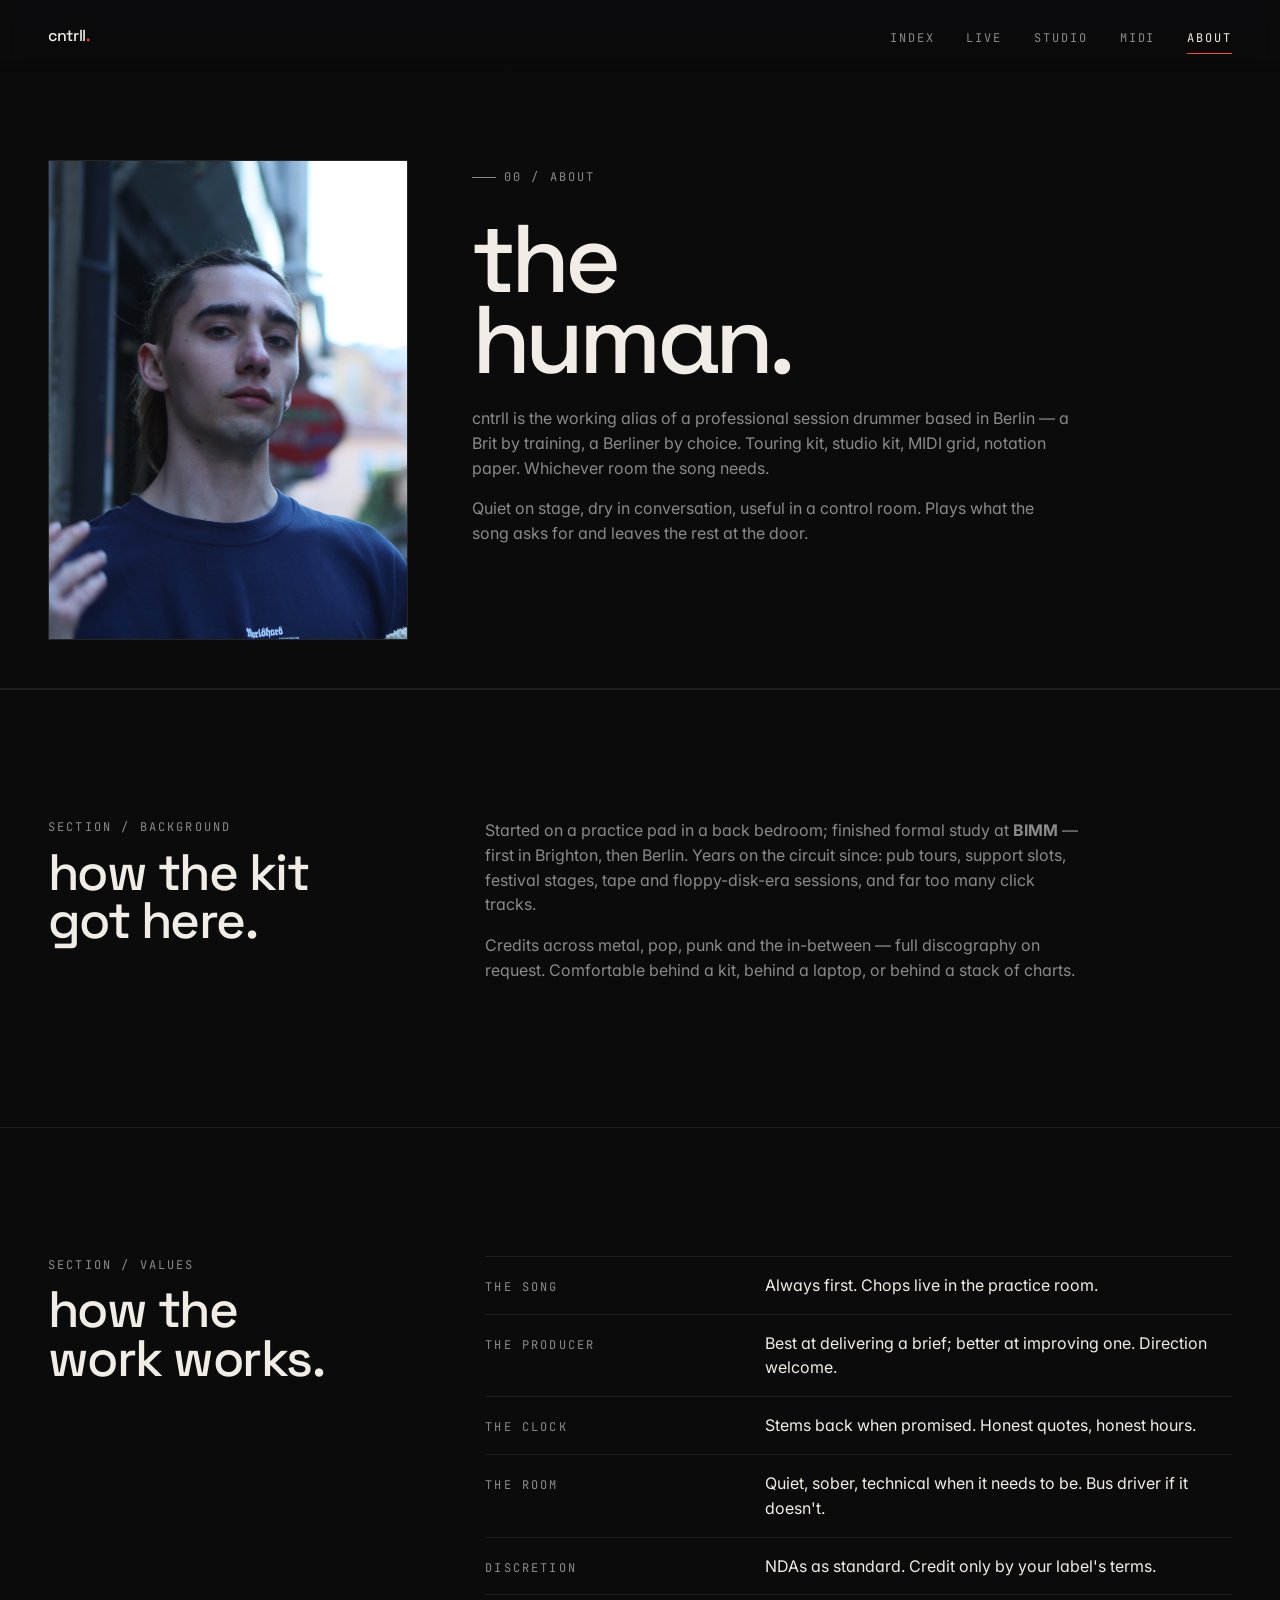
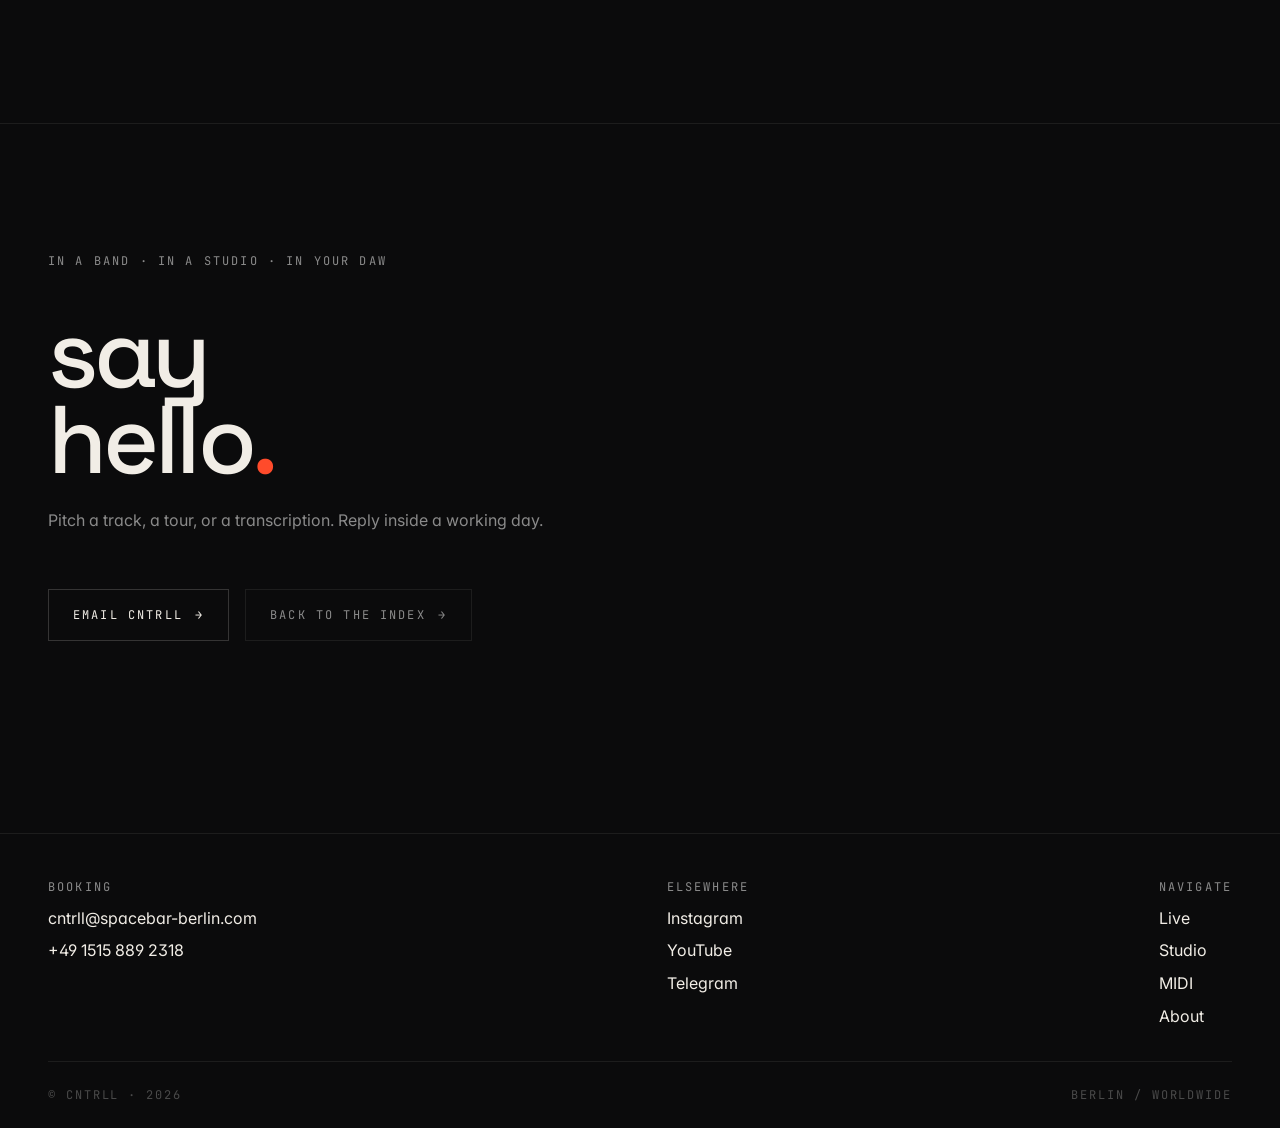
<file: about.html>
<!doctype html>
<html lang="en">
<head>
    <meta charset="utf-8">
    <meta name="viewport" content="width=device-width, initial-scale=1, viewport-fit=cover">
    <meta name="theme-color" content="#0b0b0c">
    <title>cntrll. — about</title>
    <meta name="description" content="cntrll — session drummer. Background, influences, values, contact.">

    <link rel="preconnect" href="https://fonts.googleapis.com">
    <link rel="preconnect" href="https://fonts.gstatic.com" crossorigin>
    <link rel="stylesheet" href="https://fonts.googleapis.com/css2?family=Inter:wght@400;500&family=JetBrains+Mono:wght@400;500&family=Space+Grotesk:wght@400;500;600&display=swap">

    <link rel="stylesheet" href="style.css">
</head>
<body>

    <!-- ============ header / nav ============ -->
    <header class="site-header">
        <a href="index.html" class="brand" aria-label="cntrll dot — home">cntrll<span class="dot">.</span></a>

        <nav class="nav-primary" aria-label="Primary">
            <ul>
                <li><a href="index.html">Index</a></li>
                <li><a href="live.html">Live</a></li>
                <li><a href="studio.html">Studio</a></li>
                <li><a href="midi.html">MIDI</a></li>
                <li><a href="about.html" aria-current="page">About</a></li>
            </ul>
        </nav>

        <button class="nav-toggle" aria-label="Open menu" aria-expanded="false" aria-controls="mobile-menu">
            <span></span><span></span><span></span>
        </button>
    </header>

    <nav id="mobile-menu" class="nav-mobile" data-open="false" aria-label="Mobile">
        <ul>
            <li><a href="index.html">index</a></li>
            <li><a href="live.html">live performance</a></li>
            <li><a href="studio.html">studio recording</a></li>
            <li><a href="midi.html">midi &amp; notation</a></li>
            <li><a href="about.html">about</a></li>
        </ul>
        <div class="nav-footer"><p>booking — <a href="mailto:hello@cntrll.com">hello@cntrll.com</a></p></div>
    </nav>


    <main id="main">

        <!-- ============ asymmetric bio + portrait ============ -->
        <section class="page-hero" style="padding-bottom: var(--s-7);">
            <div class="container">
                <div class="about-grid">

                    <!-- portrait — narrow column, sticks on desktop -->
                    <div class="about-portrait">
                        <img src="media/portrait.jpg" alt="portrait of cntrll" onerror="this.remove();">
                        <div class="placeholder">[ portrait — media/portrait.jpg ]</div>
                    </div>

                    <!-- bio — wider column -->
                    <div class="about-bio">
                        <p class="eyebrow">00 / about</p>
                        <h1 class="about-bio__title">the<br>human<span class="accent">.</span></h1>

                        <p>
                            cntrll is the working alias of a professional session drummer
                            based in Berlin — a Brit by training, a Berliner by choice.
                            Touring kit, studio kit, MIDI grid, notation paper. Whichever
                            room the song needs.
                        </p>
                        <p>
                            Quiet on stage, dry in conversation, useful in a control room.
                            Plays what the song asks for and leaves the rest at the door.
                        </p>
                    </div>

                </div>
            </div>
        </section>


        <!-- ============ background ============ -->
        <section class="section">
            <div class="container split">
                <div>
                    <p class="split__label">section / background</p>
                    <h2 class="split__title">how the kit<br>got here.</h2>
                </div>
                <div class="split__body">
                    <p>
                        Started on a practice pad in a back bedroom; finished formal study at
                        <strong>BIMM</strong> — first in Brighton, then Berlin. Years on the
                        circuit since: pub tours, support slots, festival stages, tape and
                        floppy-disk-era sessions, and far too many click tracks.
                    </p>
                    <p>
                        Credits across metal, pop, punk and the in-between — full
                        discography on request. Comfortable behind a kit, behind a laptop,
                        or behind a stack of charts.
                    </p>
                </div>
            </div>
        </section>


        <!-- ============ values ============ -->
        <section class="section">
            <div class="container split">
                <div>
                    <p class="split__label">section / values</p>
                    <h2 class="split__title">how the<br>work works.</h2>
                </div>

                <dl class="dl-grid split__body">
                    <div>
                        <dt>The song</dt>
                        <dd>Always first. Chops live in the practice room.</dd>
                    </div>
                    <div>
                        <dt>The producer</dt>
                        <dd>Best at delivering a brief; better at improving one. Direction welcome.</dd>
                    </div>
                    <div>
                        <dt>The clock</dt>
                        <dd>Stems back when promised. Honest quotes, honest hours.</dd>
                    </div>
                    <div>
                        <dt>The room</dt>
                        <dd>Quiet, sober, technical when it needs to be. Bus driver if it doesn't.</dd>
                    </div>
                    <div>
                        <dt>Discretion</dt>
                        <dd>NDAs as standard. Credit only by your label's terms.</dd>
                    </div>
                </dl>
            </div>
        </section>

    </main>


    <!-- ============ cta ============ -->
    <section class="cta-block">
        <div class="container">
            <p class="cta-block__eyebrow">in a band · in a studio · in your DAW</p>
            <h2 class="cta-block__title">say<br>hello<span class="accent">.</span></h2>
            <p class="muted" style="max-width: 52ch;">
                Pitch a track, a tour, or a transcription. Reply inside a working day.
            </p>
            <div class="cta-block__actions">
                <a class="btn" href="mailto:hello@cntrll.com">
                    <span>email cntrll</span>
                    <span class="arrow" aria-hidden="true">→</span>
                </a>
                <a class="btn btn--ghost" href="index.html">
                    <span>back to the index</span>
                    <span class="arrow" aria-hidden="true">→</span>
                </a>
            </div>
        </div>
    </section>


    <!-- ============ footer ============ -->
    <footer class="site-footer">
        <div class="container">
            <div class="row">
                <div>
                    <h4>booking</h4>
                    <ul>
                        <li><a href="mailto:cntrll@spacebar-berlin.com">cntrll@spacebar-berlin.com</a></li>
                        <li><a href="#">+49 1515 889 2318</a></li>
                    </ul>
                </div>
                <div>
                    <h4>elsewhere</h4>
                    <ul>
                        <li><a href="#">Instagram</a></li>
                        <li><a href="https://youtube.com/playlist?list=PLGGVSzF5jrjp1EAQVUO1_A52QDQLPMe2E&si=gOnl040GJKGUHEIy">YouTube</a></li>
                        <li><a href="https://t.me/idkLetsKeepItSimple">Telegram</a></li>
                    </ul>
                </div>
                <div>
                    <h4>navigate</h4>
                    <ul>
                        <li><a href="live.html">Live</a></li>
                        <li><a href="studio.html">Studio</a></li>
                        <li><a href="midi.html">MIDI</a></li>
                        <li><a href="about.html">About</a></li>
                    </ul>
                </div>
            </div>
            <div class="colophon">
                <span>© cntrll · 2026</span>
                <span>berlin / worldwide</span>
            </div>
        </div>
    </footer>

    <script>
        (function () {
            const toggle = document.querySelector('.nav-toggle');
            const drawer = document.getElementById('mobile-menu');
            if (!toggle || !drawer) return;
            const setOpen = (open) => {
                toggle.setAttribute('aria-expanded', String(open));
                toggle.setAttribute('aria-label', open ? 'Close menu' : 'Open menu');
                drawer.setAttribute('data-open', String(open));
                document.body.style.overflow = open ? 'hidden' : '';
            };
            toggle.addEventListener('click', () => setOpen(toggle.getAttribute('aria-expanded') !== 'true'));
            drawer.querySelectorAll('a').forEach(a => a.addEventListener('click', () => setOpen(false)));
            document.addEventListener('keydown', (e) => {
                if (e.key === 'Escape' && toggle.getAttribute('aria-expanded') === 'true') setOpen(false);
            });
        })();
    </script>
</body>
</html>
</file>
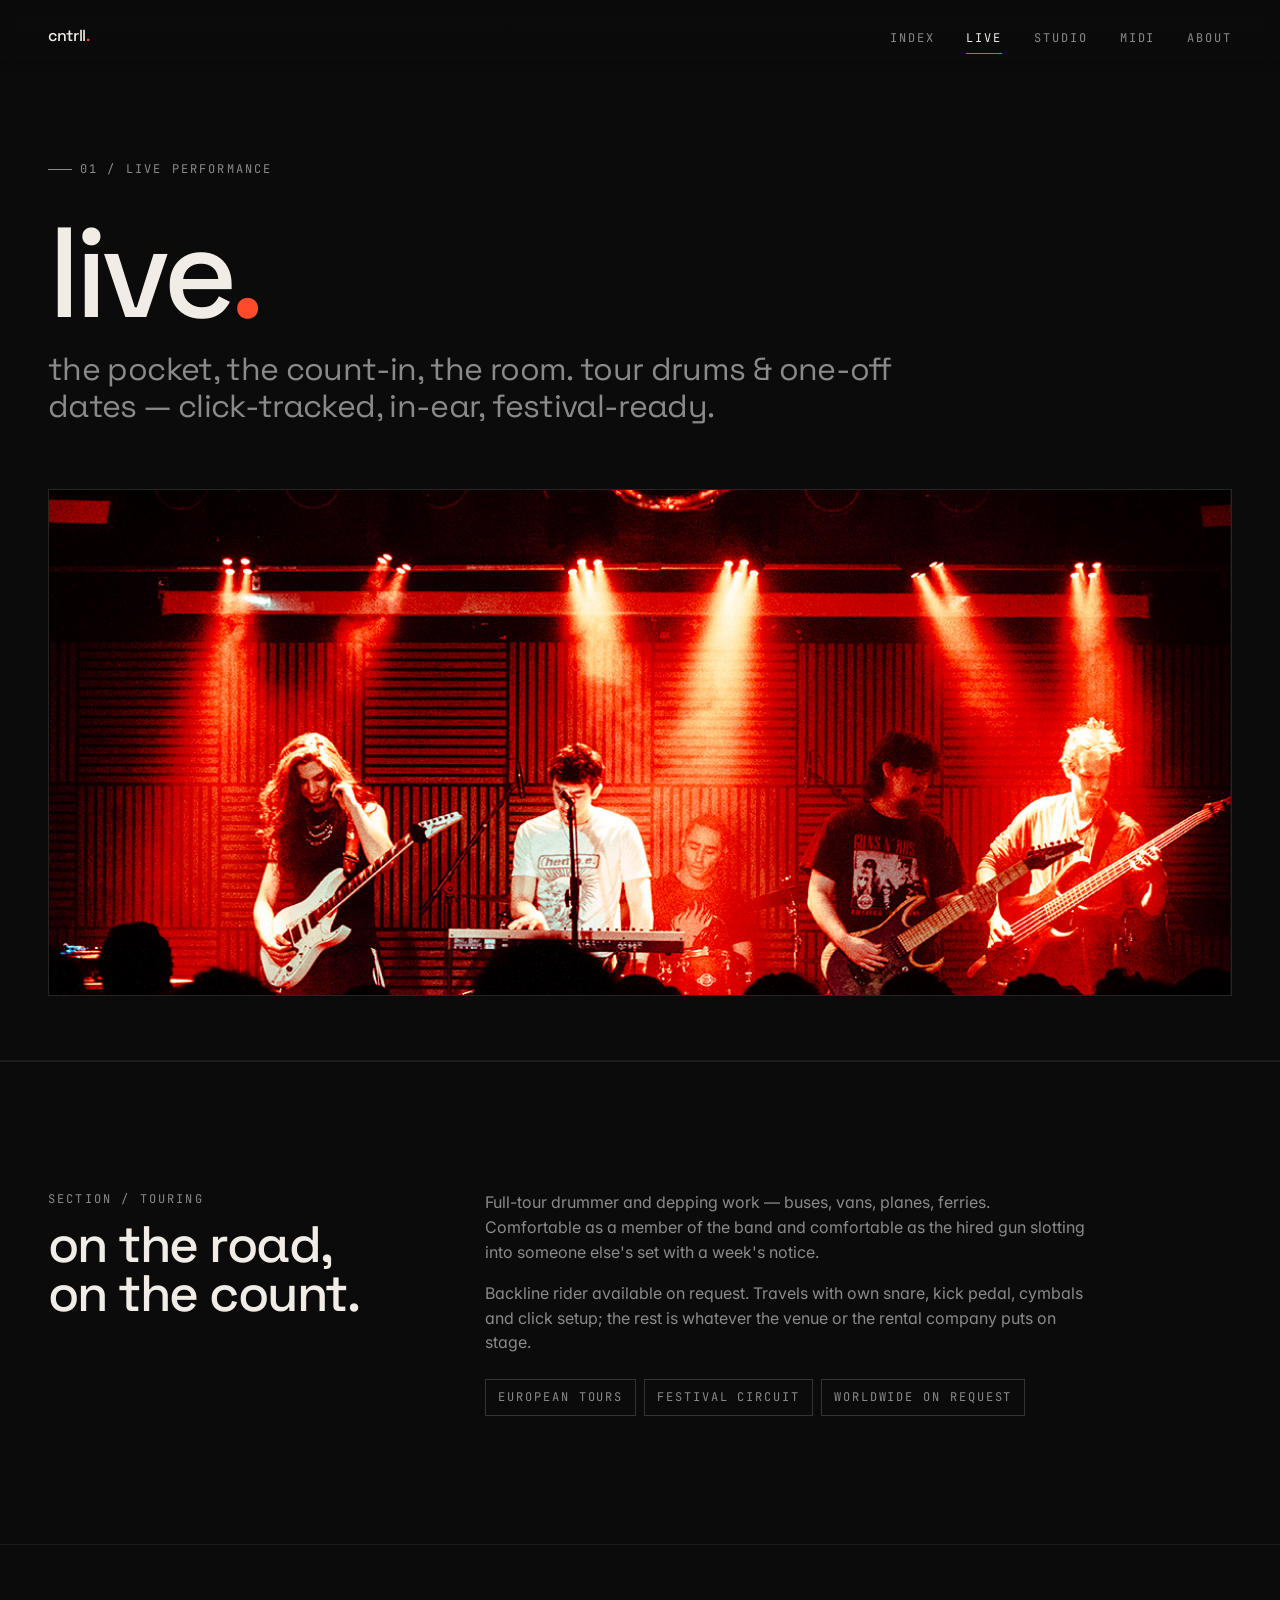
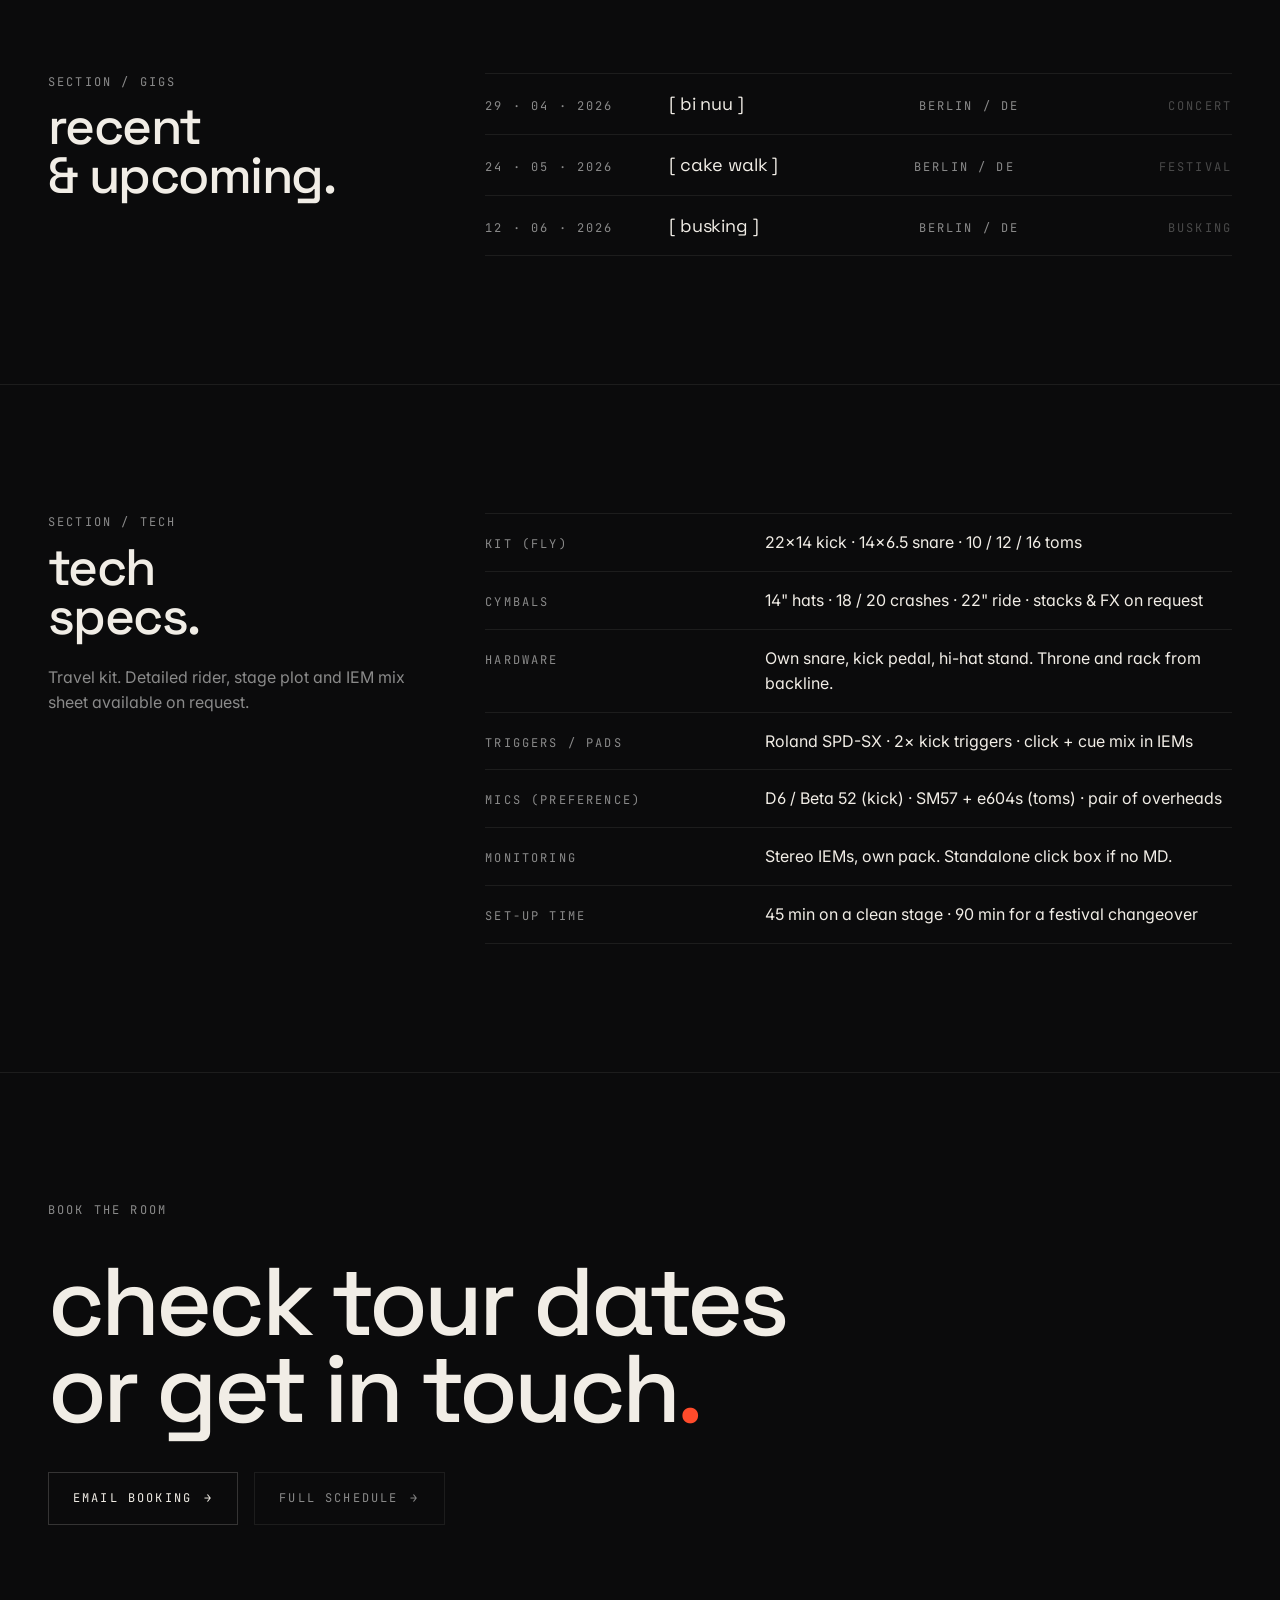
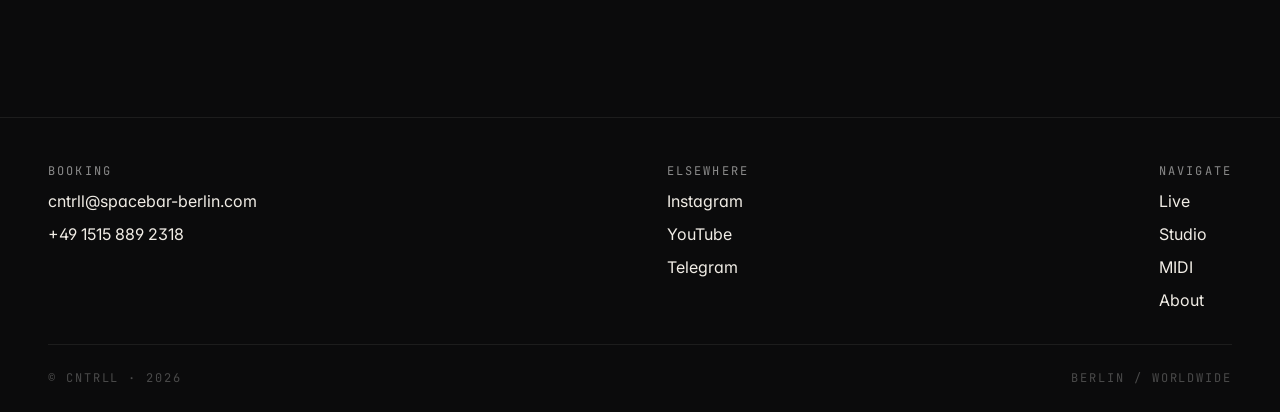
<file: live.html>
<!doctype html>
<html lang="en">
<head>
    <meta charset="utf-8">
    <meta name="viewport" content="width=device-width, initial-scale=1, viewport-fit=cover">
    <meta name="theme-color" content="#0b0b0c">
    <title>cntrll. — live performance</title>
    <meta name="description" content="cntrll — live drumming. Touring, one-off dates, festival-ready, click-tracked.">

    <link rel="preconnect" href="https://fonts.googleapis.com">
    <link rel="preconnect" href="https://fonts.gstatic.com" crossorigin>
    <link rel="stylesheet" href="https://fonts.googleapis.com/css2?family=Inter:wght@400;500&family=JetBrains+Mono:wght@400;500&family=Space+Grotesk:wght@400;500;600&display=swap">

    <link rel="stylesheet" href="style.css">
</head>
<body>

    <!-- ============ header / nav ============ -->
    <header class="site-header">
        <a href="index.html" class="brand" aria-label="cntrll dot — home">cntrll<span class="dot">.</span></a>

        <nav class="nav-primary" aria-label="Primary">
            <ul>
                <li><a href="index.html">Index</a></li>
                <li><a href="live.html" aria-current="page">Live</a></li>
                <li><a href="studio.html">Studio</a></li>
                <li><a href="midi.html">MIDI</a></li>
                <li><a href="about.html">About</a></li>
            </ul>
        </nav>

        <button class="nav-toggle" aria-label="Open menu" aria-expanded="false" aria-controls="mobile-menu">
            <span></span><span></span><span></span>
        </button>
    </header>

    <nav id="mobile-menu" class="nav-mobile" data-open="false" aria-label="Mobile">
        <ul>
            <li><a href="index.html">index</a></li>
            <li><a href="live.html">live performance</a></li>
            <li><a href="studio.html">studio recording</a></li>
            <li><a href="midi.html">midi &amp; notation</a></li>
            <li><a href="about.html">about</a></li>
        </ul>
        <div class="nav-footer"><p>booking — <a href="mailto:hello@cntrll.com">hello@cntrll.com</a></p></div>
    </nav>


    <main id="main">

        <!-- ============ page hero ============ -->
        <section class="page-hero">
            <div class="container">
                <div class="page-hero__head">
                    <p class="eyebrow">01 / live performance</p>
                    <h1 class="page-hero__title">live<span class="accent">.</span></h1>
                    <p class="page-hero__lead">
                        the pocket, the count-in, the room. tour drums &amp; one-off dates —
                        click-tracked, in-ear, festival-ready.
                    </p>
                </div>

                <div class="page-hero__media">
                    <img src="media/live-hero.jpg" alt="" onerror="this.remove();">
                    <div class="placeholder">[ live still — media/live-hero.jpg ]</div>
                </div>
            </div>
        </section>


        <!-- ============ touring ============ -->
        <section class="section">
            <div class="container split">
                <div>
                    <p class="split__label">section / touring</p>
                    <h2 class="split__title">on the road,<br>on the count.</h2>
                </div>
                <div class="split__body">
                    <p>
                        Full-tour drummer and depping work — buses, vans, planes, ferries.
                        Comfortable as a member of the band and comfortable as the hired gun
                        slotting into someone else's set with a week's notice.
                    </p>
                    <p>
                        Backline rider available on request. Travels with own snare, kick pedal,
                        cymbals and click setup; the rest is whatever the venue or the rental
                        company puts on stage.
                    </p>
                    <ul class="tag-list" style="margin-top: var(--s-5);">
                        <li>European tours</li>
                        <li>Festival circuit</li>
                        <li>Worldwide on request</li>
                    </ul>
                </div>
            </div>
        </section>


        <!-- ============ recent / upcoming gigs ============ -->
        <section class="section">
            <div class="container split">
                <div>
                    <p class="split__label">section / gigs</p>
                    <h2 class="split__title">recent<br>&amp; upcoming.</h2>
                </div>

                <div class="split__body">
                    <ul class="gig-list">
                        <li>
                            <span class="date">29 · 04 · 2026</span>
                            <span class="venue">[ Bi Nuu ]</span>
                            <span class="city">Berlin / DE</span>
                            <span class="tag">concert</span>
                        </li>
                        <li>
                            <span class="date">24 · 05 · 2026</span>
                            <span class="venue">[ CAKE WALK ]</span>
                            <span class="city">Berlin / DE</span>
                            <span class="tag">festival</span>
                        </li>
                        <li>
                            <span class="date">12 · 06 · 2026</span>
                            <span class="venue">[ busking ]</span>
                            <span class="city">Berlin / DE</span>
                            <span class="tag">busking</span>
                        </li>
                    </ul>
                </div>
            </div>
        </section>


        <!-- ============ tech specs ============ -->
        <section class="section">
            <div class="container split">
                <div>
                    <p class="split__label">section / tech</p>
                    <h2 class="split__title">tech<br>specs.</h2>
                    <p class="muted" style="max-width: 36ch;">
                        Travel kit. Detailed rider, stage plot and IEM mix sheet
                        available on request.
                    </p>
                </div>

                <dl class="dl-grid split__body">
                    <div>
                        <dt>Kit (fly)</dt>
                        <dd>22×14 kick · 14×6.5 snare · 10 / 12 / 16 toms</dd>
                    </div>
                    <div>
                        <dt>Cymbals</dt>
                        <dd>14" hats · 18 / 20 crashes · 22" ride · stacks &amp; FX on request</dd>
                    </div>
                    <div>
                        <dt>Hardware</dt>
                        <dd>Own snare, kick pedal, hi-hat stand. Throne and rack from backline.</dd>
                    </div>
                    <div>
                        <dt>Triggers / pads</dt>
                        <dd>Roland SPD-SX · 2× kick triggers · click + cue mix in IEMs</dd>
                    </div>
                    <div>
                        <dt>Mics (preference)</dt>
                        <dd>D6 / Beta 52 (kick) · SM57 + e604s (toms) · pair of overheads</dd>
                    </div>
                    <div>
                        <dt>Monitoring</dt>
                        <dd>Stereo IEMs, own pack. Standalone click box if no MD.</dd>
                    </div>
                    <div>
                        <dt>Set-up time</dt>
                        <dd>45 min on a clean stage · 90 min for a festival changeover</dd>
                    </div>
                </dl>
            </div>
        </section>

    </main>


    <!-- ============ cta ============ -->
    <section class="cta-block">
        <div class="container">
            <p class="cta-block__eyebrow">book the room</p>
            <h2 class="cta-block__title">check tour dates<br>or get in touch<span class="accent">.</span></h2>
            <div class="cta-block__actions">
                <a class="btn" href="mailto:hello@cntrll.com">
                    <span>email booking</span>
                    <span class="arrow" aria-hidden="true">→</span>
                </a>
                <a class="btn btn--ghost" href="#">
                    <span>full schedule</span>
                    <span class="arrow" aria-hidden="true">→</span>
                </a>
            </div>
        </div>
    </section>


    <!-- ============ footer ============ -->
    <footer class="site-footer">
        <div class="container">
            <div class="row">
                <div>
                    <h4>booking</h4>
                    <ul>
                        <li><a href="mailto:cntrll@spacebar-berlin.com">cntrll@spacebar-berlin.com</a></li>
                        <li><a href="#">+49 1515 889 2318</a></li>
                    </ul>
                </div>
                <div>
                    <h4>elsewhere</h4>
                    <ul>
                        <li><a href="#">Instagram</a></li>
                        <li><a href="https://youtube.com/playlist?list=PLGGVSzF5jrjp1EAQVUO1_A52QDQLPMe2E&si=gOnl040GJKGUHEIy">YouTube</a></li>
                        <li><a href="https://t.me/idkLetsKeepItSimple">Telegram</a></li>
                    </ul>
                </div>
                <div>
                    <h4>navigate</h4>
                    <ul>
                        <li><a href="live.html">Live</a></li>
                        <li><a href="studio.html">Studio</a></li>
                        <li><a href="midi.html">MIDI</a></li>
                        <li><a href="about.html">About</a></li>
                    </ul>
                </div>
            </div>
            <div class="colophon">
                <span>© cntrll · 2026</span>
                <span>berlin / worldwide</span>
            </div>
        </div>
    </footer>

    <script>
        (function () {
            const toggle = document.querySelector('.nav-toggle');
            const drawer = document.getElementById('mobile-menu');
            if (!toggle || !drawer) return;
            const setOpen = (open) => {
                toggle.setAttribute('aria-expanded', String(open));
                toggle.setAttribute('aria-label', open ? 'Close menu' : 'Open menu');
                drawer.setAttribute('data-open', String(open));
                document.body.style.overflow = open ? 'hidden' : '';
            };
            toggle.addEventListener('click', () => setOpen(toggle.getAttribute('aria-expanded') !== 'true'));
            drawer.querySelectorAll('a').forEach(a => a.addEventListener('click', () => setOpen(false)));
            document.addEventListener('keydown', (e) => {
                if (e.key === 'Escape' && toggle.getAttribute('aria-expanded') === 'true') setOpen(false);
            });
        })();
    </script>
</body>
</html>
</file>
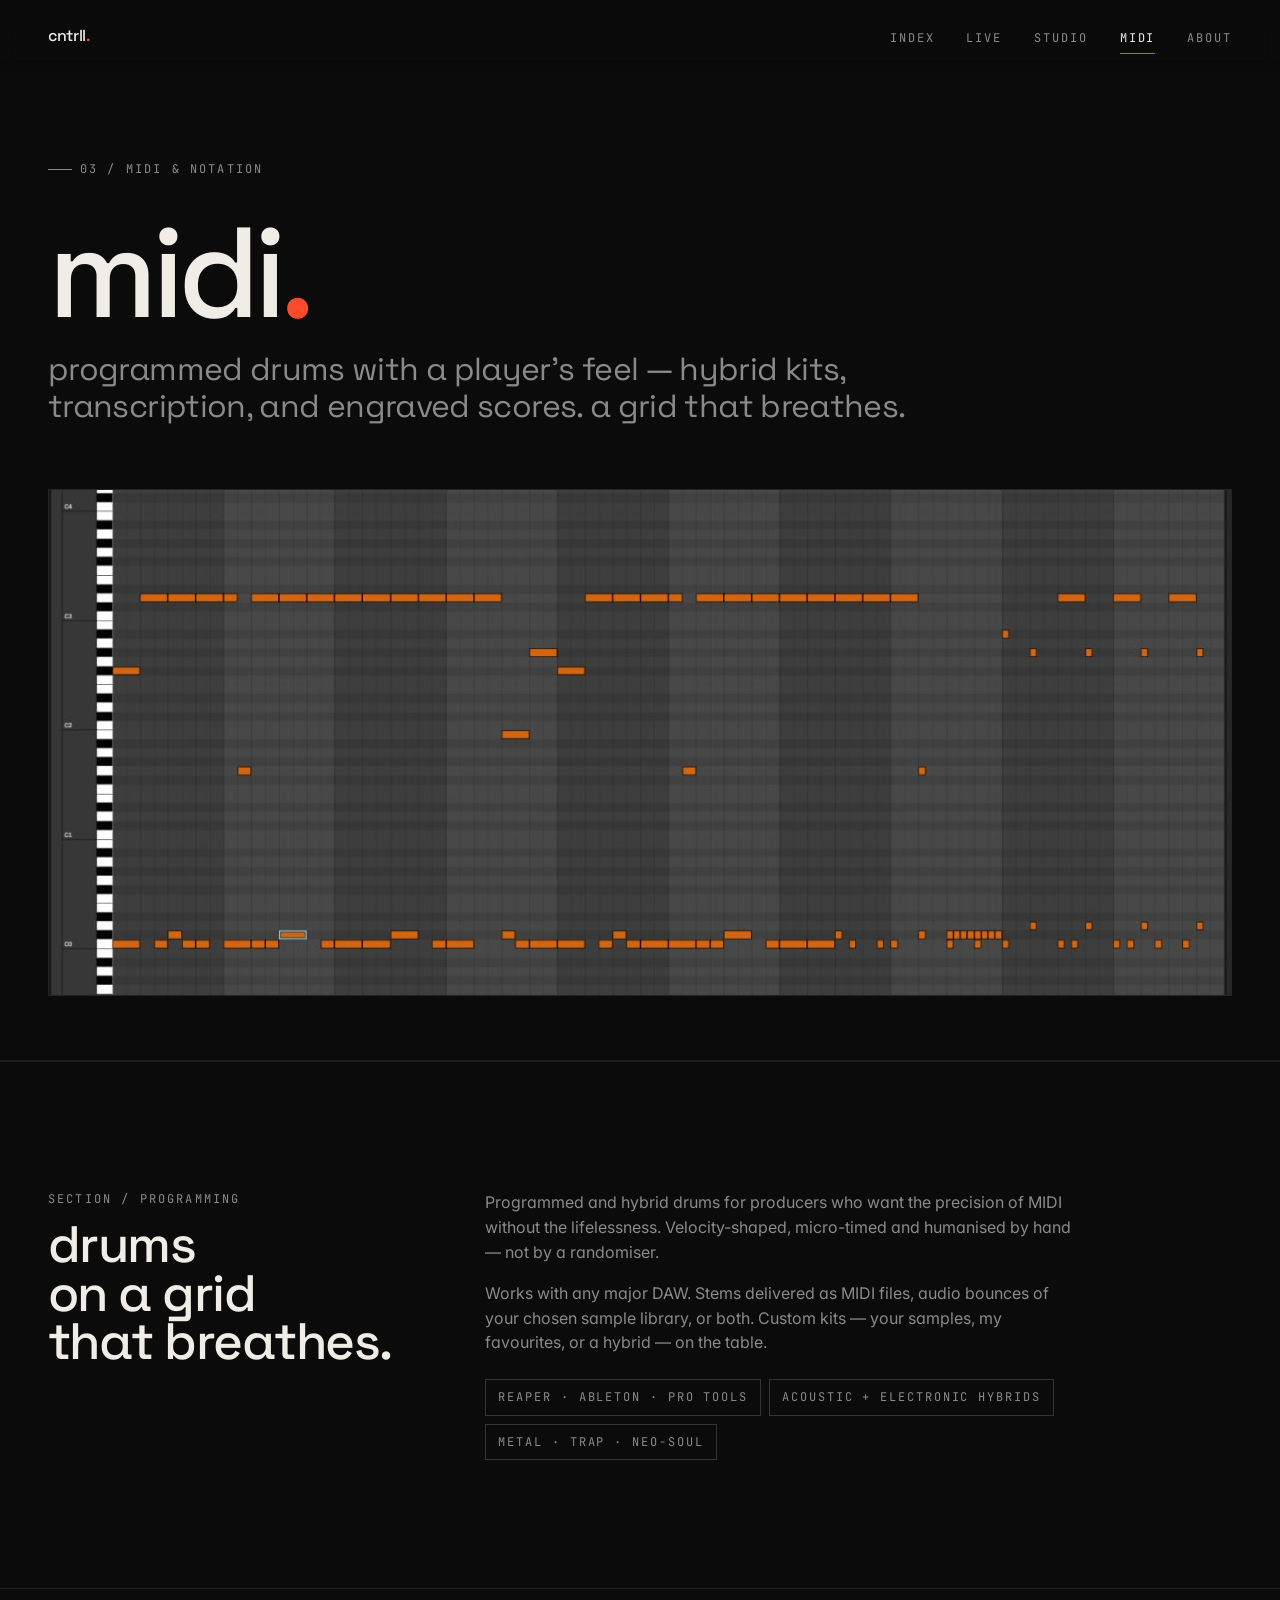
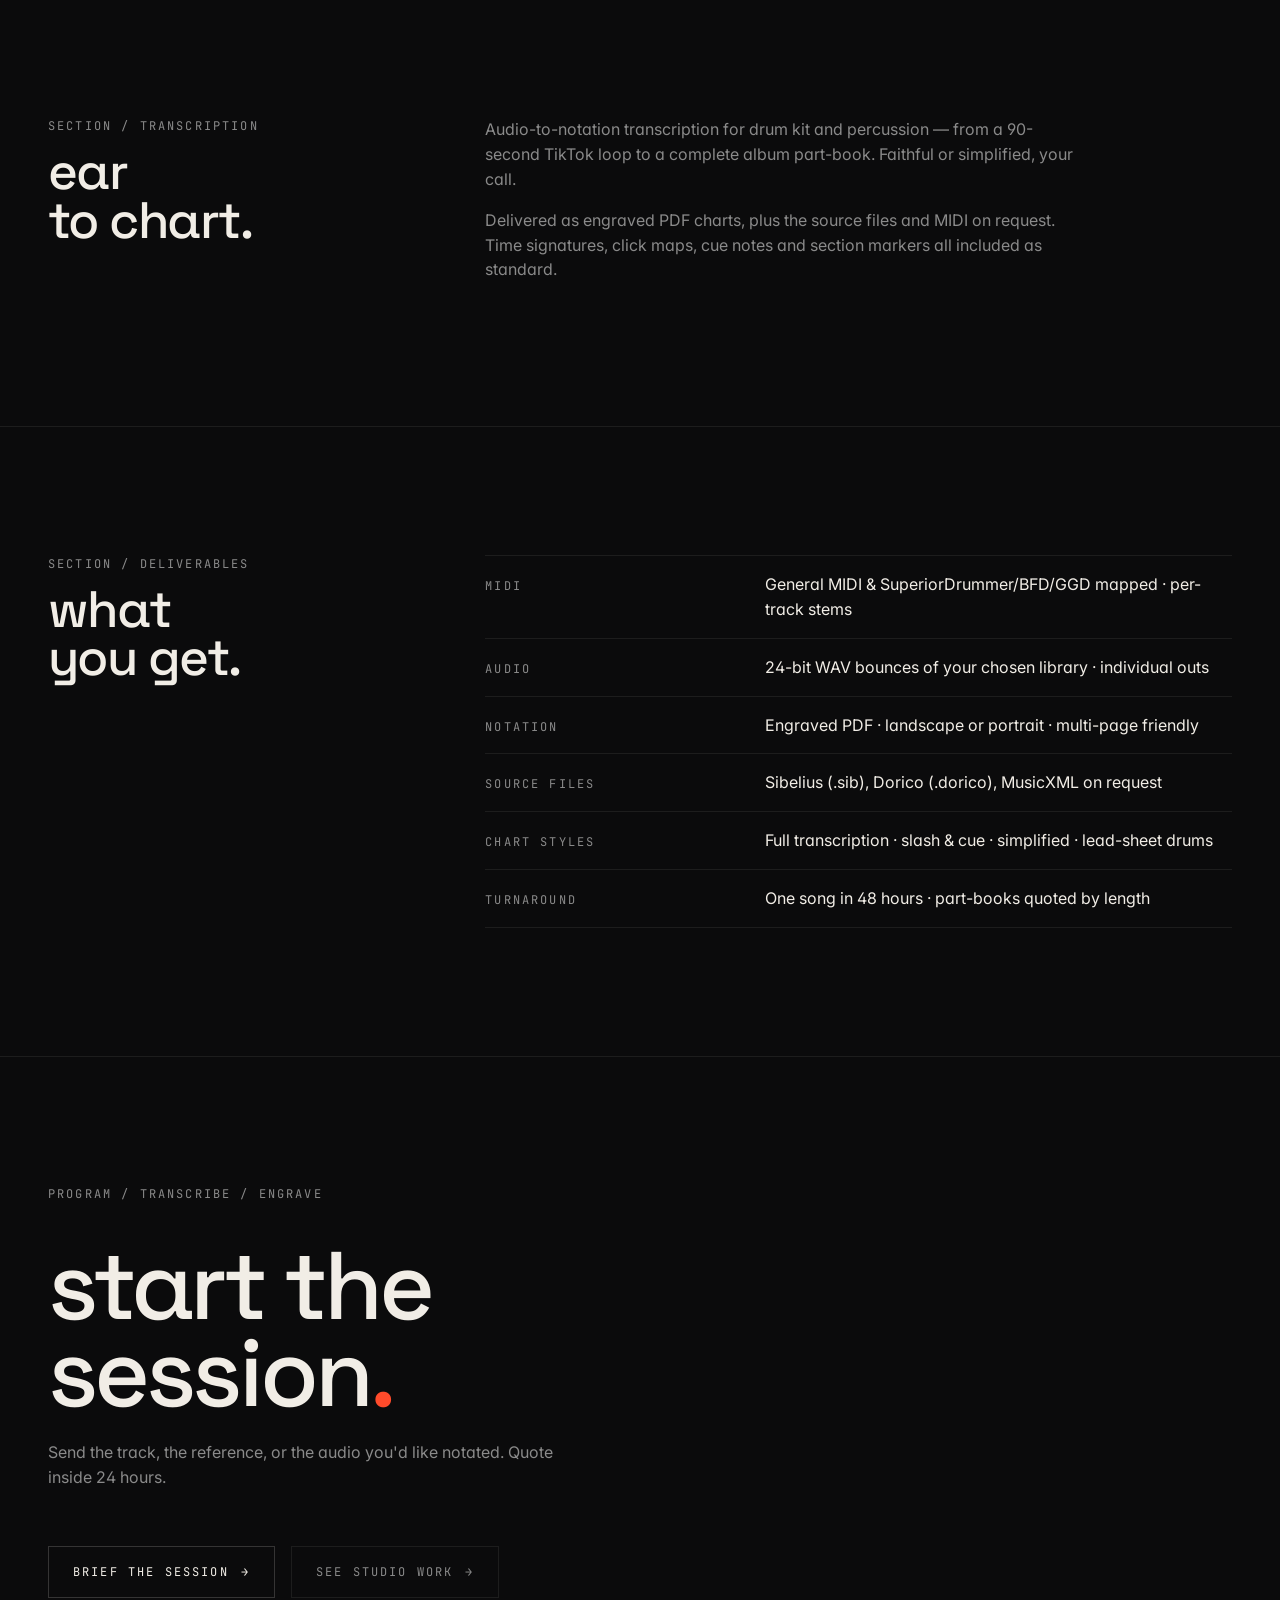
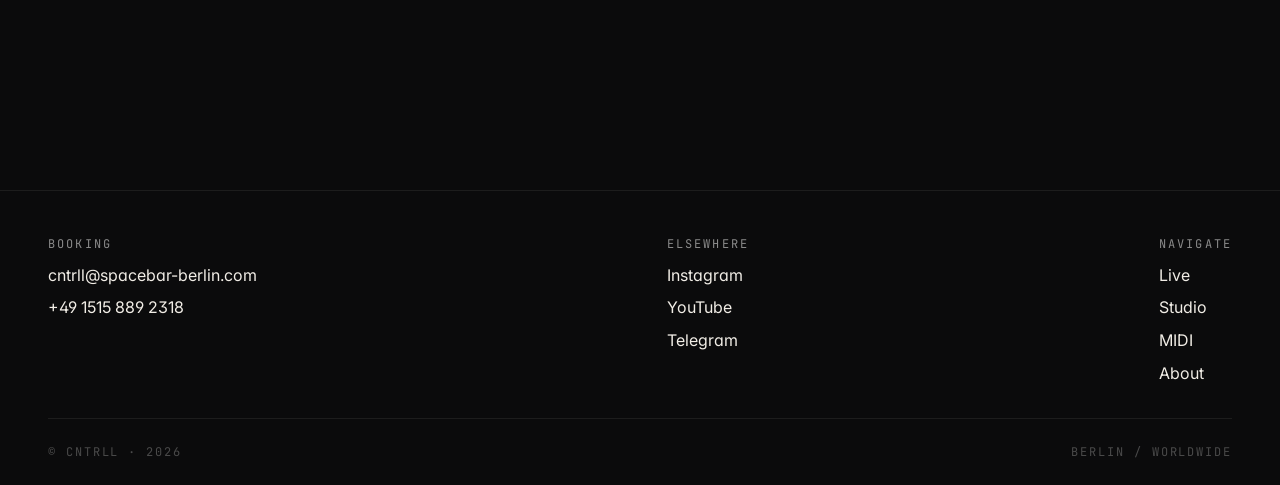
<file: midi.html>
<!doctype html>
<html lang="en">
<head>
    <meta charset="utf-8">
    <meta name="viewport" content="width=device-width, initial-scale=1, viewport-fit=cover">
    <meta name="theme-color" content="#0b0b0c">
    <title>cntrll. — midi &amp; notation</title>
    <meta name="description" content="cntrll — MIDI programming, transcription, and notation. Human-feel drums on a grid.">

    <link rel="preconnect" href="https://fonts.googleapis.com">
    <link rel="preconnect" href="https://fonts.gstatic.com" crossorigin>
    <link rel="stylesheet" href="https://fonts.googleapis.com/css2?family=Inter:wght@400;500&family=JetBrains+Mono:wght@400;500&family=Space+Grotesk:wght@400;500;600&display=swap">

    <link rel="stylesheet" href="style.css">
</head>
<body>

    <!-- ============ header / nav ============ -->
    <header class="site-header">
        <a href="index.html" class="brand" aria-label="cntrll dot — home">cntrll<span class="dot">.</span></a>

        <nav class="nav-primary" aria-label="Primary">
            <ul>
                <li><a href="index.html">Index</a></li>
                <li><a href="live.html">Live</a></li>
                <li><a href="studio.html">Studio</a></li>
                <li><a href="midi.html" aria-current="page">MIDI</a></li>
                <li><a href="about.html">About</a></li>
            </ul>
        </nav>

        <button class="nav-toggle" aria-label="Open menu" aria-expanded="false" aria-controls="mobile-menu">
            <span></span><span></span><span></span>
        </button>
    </header>

    <nav id="mobile-menu" class="nav-mobile" data-open="false" aria-label="Mobile">
        <ul>
            <li><a href="index.html">index</a></li>
            <li><a href="live.html">live performance</a></li>
            <li><a href="studio.html">studio recording</a></li>
            <li><a href="midi.html">midi &amp; notation</a></li>
            <li><a href="about.html">about</a></li>
        </ul>
        <div class="nav-footer"><p>booking — <a href="mailto:hello@cntrll.com">hello@cntrll.com</a></p></div>
    </nav>


    <main id="main">

        <!-- ============ page hero ============ -->
        <section class="page-hero">
            <div class="container">
                <div class="page-hero__head">
                    <p class="eyebrow">03 / midi &amp; notation</p>
                    <h1 class="page-hero__title">midi<span class="accent">.</span></h1>
                    <p class="page-hero__lead">
                        programmed drums with a player's feel — hybrid kits, transcription,
                        and engraved scores. a grid that breathes.
                    </p>
                </div>

                <div class="page-hero__media">
                    <img src="media/midi-hero.jpg" alt="" onerror="this.remove();">
                    <div class="placeholder">[ piano roll screenshot — media/midi-hero.jpg ]</div>
                </div>
            </div>
        </section>


        <!-- ============ programming ============ -->
        <section class="section">
            <div class="container split">
                <div>
                    <p class="split__label">section / programming</p>
                    <h2 class="split__title">drums<br>on a grid<br>that breathes.</h2>
                </div>
                <div class="split__body">
                    <p>
                        Programmed and hybrid drums for producers who want the precision of
                        MIDI without the lifelessness. Velocity-shaped, micro-timed and
                        humanised by hand — not by a randomiser.
                    </p>
                    <p>
                        Works with any major DAW. Stems delivered as MIDI files, audio bounces
                        of your chosen sample library, or both. Custom kits — your samples,
                        my favourites, or a hybrid — on the table.
                    </p>
                    <ul class="tag-list" style="margin-top: var(--s-5);">
                        <li>Reaper · Ableton · Pro Tools</li>
                        <li>Acoustic + electronic hybrids</li>
                        <li>Metal · Trap · neo-soul</li>
                    </ul>
                </div>
            </div>
        </section>


        <!-- ============ transcription ============ -->
        <section class="section">
            <div class="container split">
                <div>
                    <p class="split__label">section / transcription</p>
                    <h2 class="split__title">ear<br>to chart.</h2>
                </div>
                <div class="split__body">
                    <p>
                        Audio-to-notation transcription for drum kit and percussion —
                        from a 90-second TikTok loop to a complete album part-book.
                        Faithful or simplified, your call.
                    </p>
                    <p>
                        Delivered as engraved PDF charts,
                        plus the source files and MIDI on request. Time signatures, click
                        maps, cue notes and section markers all included as standard.
                    </p>
                </div>
            </div>
        </section>


        <!-- ============ deliverables ============ -->
        <section class="section">
            <div class="container split">
                <div>
                    <p class="split__label">section / deliverables</p>
                    <h2 class="split__title">what<br>you get.</h2>
                </div>

                <dl class="dl-grid split__body">
                    <div>
                        <dt>MIDI</dt>
                        <dd>General MIDI &amp; SuperiorDrummer/BFD/GGD mapped · per-track stems</dd>
                    </div>
                    <div>
                        <dt>Audio</dt>
                        <dd>24-bit WAV bounces of your chosen library · individual outs</dd>
                    </div>
                    <div>
                        <dt>Notation</dt>
                        <dd>Engraved PDF · landscape or portrait · multi-page friendly</dd>
                    </div>
                    <div>
                        <dt>Source files</dt>
                        <dd>Sibelius (.sib), Dorico (.dorico), MusicXML on request</dd>
                    </div>
                    <div>
                        <dt>Chart styles</dt>
                        <dd>Full transcription · slash &amp; cue · simplified · lead-sheet drums</dd>
                    </div>
                    <div>
                        <dt>Turnaround</dt>
                        <dd>One song in 48 hours · part-books quoted by length</dd>
                    </div>
                </dl>
            </div>
        </section>

    </main>


    <!-- ============ cta ============ -->
    <section class="cta-block">
        <div class="container">
            <p class="cta-block__eyebrow">program / transcribe / engrave</p>
            <h2 class="cta-block__title">start the<br>session<span class="accent">.</span></h2>
            <p class="muted" style="max-width: 52ch;">
                Send the track, the reference, or the audio you'd like notated.
                Quote inside 24 hours.
            </p>
            <div class="cta-block__actions">
                <a class="btn" href="mailto:hello@cntrll.com?subject=MIDI%20%2F%20Notation%20—%20cntrll">
                    <span>brief the session</span>
                    <span class="arrow" aria-hidden="true">→</span>
                </a>
                <a class="btn btn--ghost" href="studio.html">
                    <span>see studio work</span>
                    <span class="arrow" aria-hidden="true">→</span>
                </a>
            </div>
        </div>
    </section>


    <!-- ============ footer ============ -->
    <footer class="site-footer">
        <div class="container">
            <div class="row">
                <div>
                    <h4>booking</h4>
                    <ul>
                        <li><a href="mailto:cntrll@spacebar-berlin.com">cntrll@spacebar-berlin.com</a></li>
                        <li><a href="#">+49 1515 889 2318</a></li>
                    </ul>
                </div>
                <div>
                    <h4>elsewhere</h4>
                    <ul>
                        <li><a href="#">Instagram</a></li>
                        <li><a href="https://youtube.com/playlist?list=PLGGVSzF5jrjp1EAQVUO1_A52QDQLPMe2E&si=gOnl040GJKGUHEIy">YouTube</a></li>
                        <li><a href="https://t.me/idkLetsKeepItSimple">Telegram</a></li>
                    </ul>
                </div>
                <div>
                    <h4>navigate</h4>
                    <ul>
                        <li><a href="live.html">Live</a></li>
                        <li><a href="studio.html">Studio</a></li>
                        <li><a href="midi.html">MIDI</a></li>
                        <li><a href="about.html">About</a></li>
                    </ul>
                </div>
            </div>
            <div class="colophon">
                <span>© cntrll · 2026</span>
                <span>berlin / worldwide</span>
            </div>
        </div>
    </footer>

    <script>
        (function () {
            const toggle = document.querySelector('.nav-toggle');
            const drawer = document.getElementById('mobile-menu');
            if (!toggle || !drawer) return;
            const setOpen = (open) => {
                toggle.setAttribute('aria-expanded', String(open));
                toggle.setAttribute('aria-label', open ? 'Close menu' : 'Open menu');
                drawer.setAttribute('data-open', String(open));
                document.body.style.overflow = open ? 'hidden' : '';
            };
            toggle.addEventListener('click', () => setOpen(toggle.getAttribute('aria-expanded') !== 'true'));
            drawer.querySelectorAll('a').forEach(a => a.addEventListener('click', () => setOpen(false)));
            document.addEventListener('keydown', (e) => {
                if (e.key === 'Escape' && toggle.getAttribute('aria-expanded') === 'true') setOpen(false);
            });
        })();
    </script>
</body>
</html>
</file>
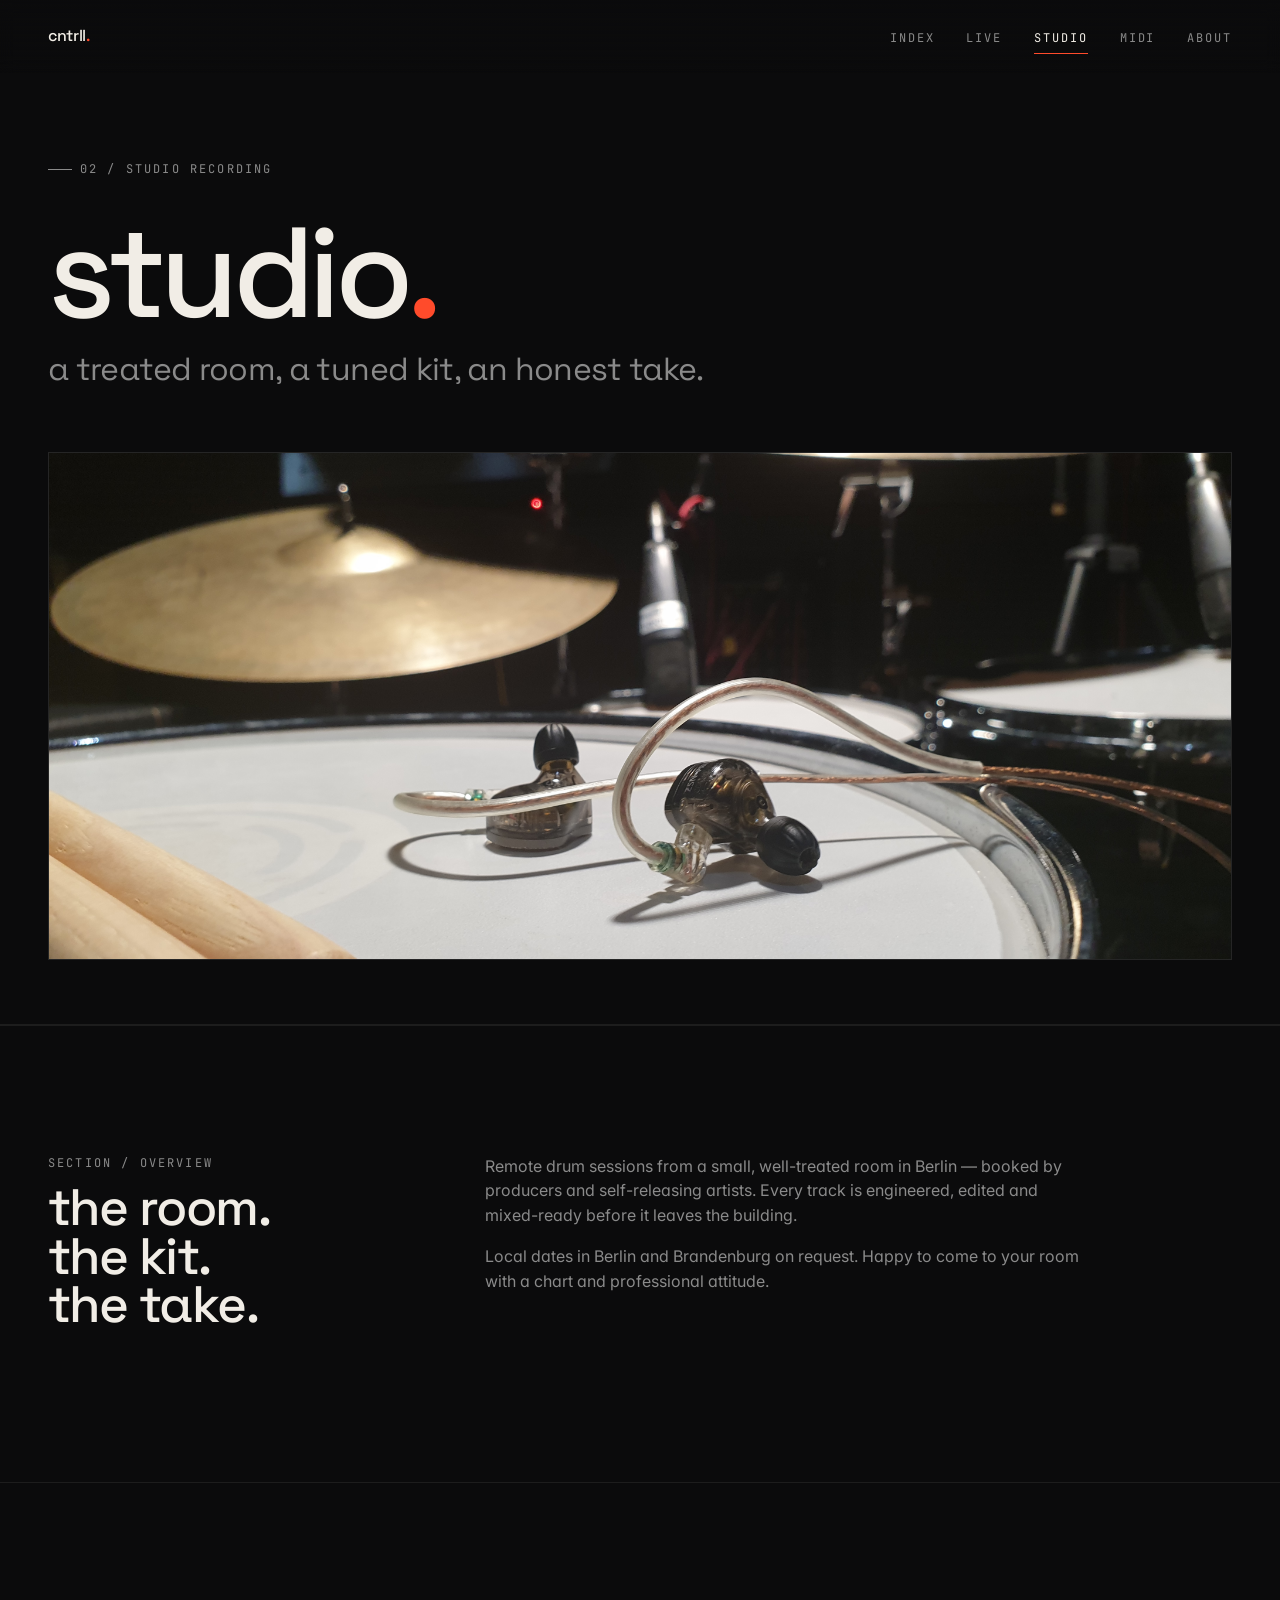
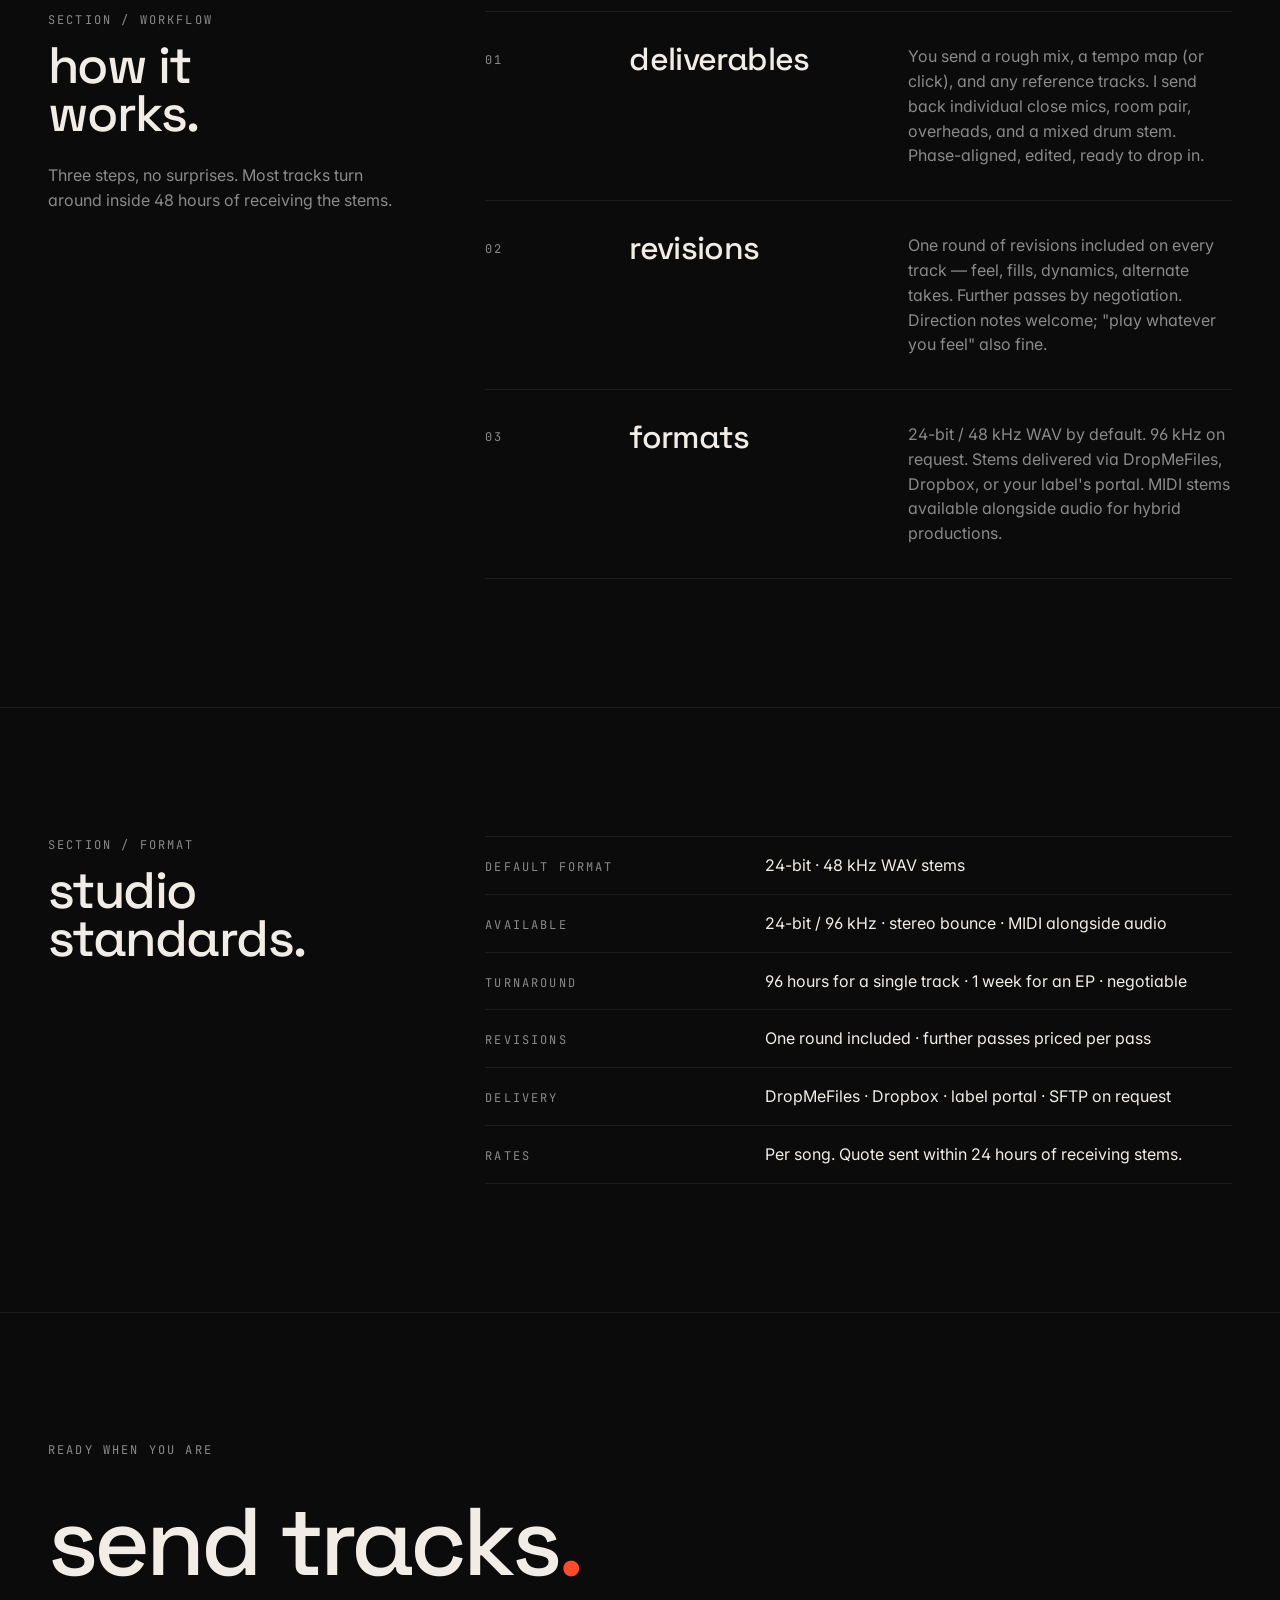
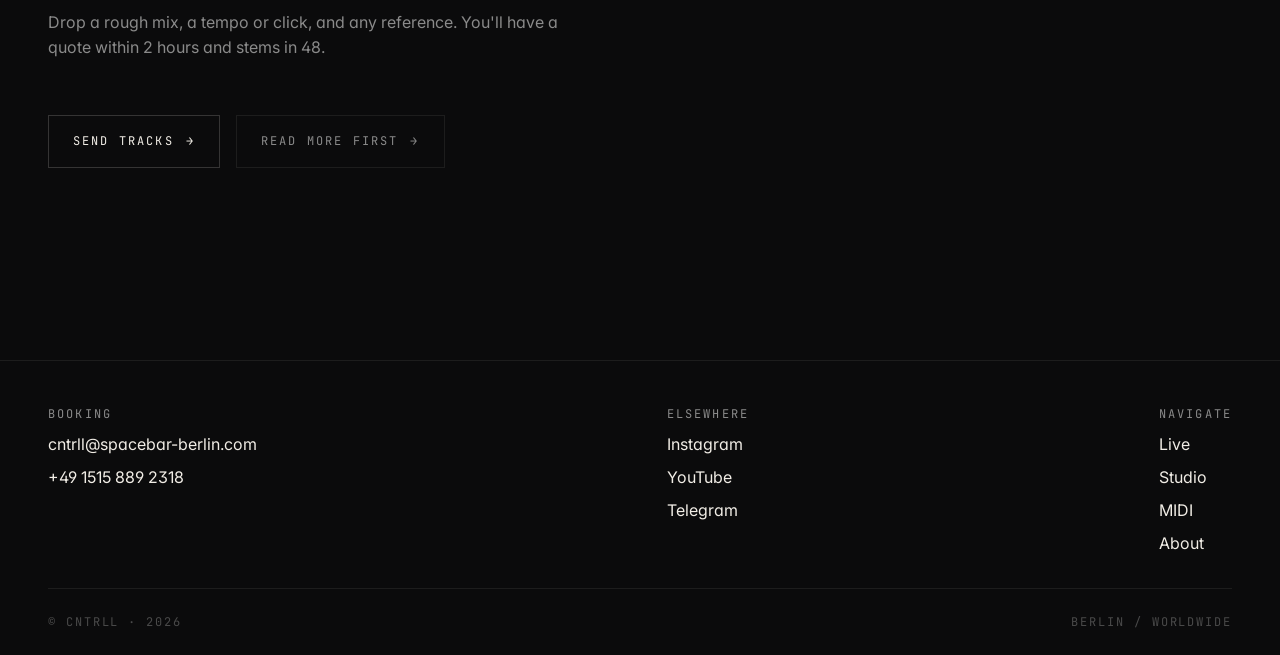
<file: studio.html>
<!doctype html>
<html lang="en">
<head>
    <meta charset="utf-8">
    <meta name="viewport" content="width=device-width, initial-scale=1, viewport-fit=cover">
    <meta name="theme-color" content="#0b0b0c">
    <title>cntrll. — studio recording</title>
    <meta name="description" content="cntrll — studio drumming. Remote sessions, treated room, 24-bit stems, fast turnaround.">

    <link rel="preconnect" href="https://fonts.googleapis.com">
    <link rel="preconnect" href="https://fonts.gstatic.com" crossorigin>
    <link rel="stylesheet" href="https://fonts.googleapis.com/css2?family=Inter:wght@400;500&family=JetBrains+Mono:wght@400;500&family=Space+Grotesk:wght@400;500;600&display=swap">

    <link rel="stylesheet" href="style.css">
</head>
<body>

    <!-- ============ header / nav ============ -->
    <header class="site-header">
        <a href="index.html" class="brand" aria-label="cntrll dot — home">cntrll<span class="dot">.</span></a>

        <nav class="nav-primary" aria-label="Primary">
            <ul>
                <li><a href="index.html">Index</a></li>
                <li><a href="live.html">Live</a></li>
                <li><a href="studio.html" aria-current="page">Studio</a></li>
                <li><a href="midi.html">MIDI</a></li>
                <li><a href="about.html">About</a></li>
            </ul>
        </nav>

        <button class="nav-toggle" aria-label="Open menu" aria-expanded="false" aria-controls="mobile-menu">
            <span></span><span></span><span></span>
        </button>
    </header>

    <nav id="mobile-menu" class="nav-mobile" data-open="false" aria-label="Mobile">
        <ul>
            <li><a href="index.html">index</a></li>
            <li><a href="live.html">live performance</a></li>
            <li><a href="studio.html">studio recording</a></li>
            <li><a href="midi.html">midi &amp; notation</a></li>
            <li><a href="about.html">about</a></li>
        </ul>
        <div class="nav-footer"><p>booking — <a href="mailto:hello@cntrll.com">hello@cntrll.com</a></p></div>
    </nav>


    <main id="main">

        <!-- ============ page hero ============ -->
        <section class="page-hero">
            <div class="container">
                <div class="page-hero__head">
                    <p class="eyebrow">02 / studio recording</p>
                    <h1 class="page-hero__title">studio<span class="accent">.</span></h1>
                    <p class="page-hero__lead">
                        a treated room, a tuned kit, an honest take. 
                    </p>
                </div>

                <div class="page-hero__media">
                    <img src="media/studio-hero.jpg" alt="" onerror="this.remove();">
                    <div class="placeholder">[ kit &amp; mics — media/studio-hero.jpg ]</div>
                </div>
            </div>
        </section>


        <!-- ============ overview ============ -->
        <section class="section">
            <div class="container split">
                <div>
                    <p class="split__label">section / overview</p>
                    <h2 class="split__title">the room.<br>the kit.<br>the take.</h2>
                </div>
                <div class="split__body">
                    <p>
                        Remote drum sessions from a small, well-treated room in Berlin —
                        booked by producers and self-releasing artists. Every track
                        is engineered, edited and mixed-ready before it leaves the building.
                    </p>
                    <p>
                        Local dates in Berlin and Brandenburg on request. Happy to come to
                        your room with a chart and professional attitude.
                    </p>
                </div>
            </div>
        </section>


        <!-- ============ workflow ============ -->
        <section class="section">
            <div class="container split">
                <div>
                    <p class="split__label">section / workflow</p>
                    <h2 class="split__title">how it<br>works.</h2>
                    <p class="muted" style="max-width: 36ch;">
                        Three steps, no surprises. Most tracks turn around inside 48 hours
                        of receiving the stems.
                    </p>
                </div>

                <ol class="workflow split__body">
                    <li class="workflow__step">
                        <span class="workflow__num">01</span>
                        <h3 class="workflow__title">deliverables</h3>
                        <p class="workflow__text">
                            You send a rough mix, a tempo map (or click), and any reference
                            tracks. I send back individual close mics, room pair, overheads,
                            and a mixed drum stem. Phase-aligned, edited, ready to drop in.
                        </p>
                    </li>
                    <li class="workflow__step">
                        <span class="workflow__num">02</span>
                        <h3 class="workflow__title">revisions</h3>
                        <p class="workflow__text">
                            One round of revisions included on every track — feel, fills,
                            dynamics, alternate takes. Further passes by negotiation.
                            Direction notes welcome; "play whatever you feel" also fine.
                        </p>
                    </li>
                    <li class="workflow__step">
                        <span class="workflow__num">03</span>
                        <h3 class="workflow__title">formats</h3>
                        <p class="workflow__text">
                            24-bit / 48 kHz WAV by default. 96 kHz on request. Stems
                            delivered via DropMeFiles, Dropbox, or your label's portal.
                            MIDI stems available alongside audio for hybrid productions.
                        </p>
                    </li>
                </ol>
            </div>
        </section>


        <!-- ============ rates / turnaround quick-spec ============ -->
        <section class="section">
            <div class="container split">
                <div>
                    <p class="split__label">section / format</p>
                    <h2 class="split__title">studio<br>standards.</h2>
                </div>

                <dl class="dl-grid split__body">
                    <div>
                        <dt>Default format</dt>
                        <dd>24-bit · 48 kHz WAV stems</dd>
                    </div>
                    <div>
                        <dt>Available</dt>
                        <dd>24-bit / 96 kHz · stereo bounce · MIDI alongside audio</dd>
                    </div>
                    <div>
                        <dt>Turnaround</dt>
                        <dd>96 hours for a single track · 1 week for an EP · negotiable</dd>
                    </div>
                    <div>
                        <dt>Revisions</dt>
                        <dd>One round included · further passes priced per pass</dd>
                    </div>
                    <div>
                        <dt>Delivery</dt>
                        <dd>DropMeFiles · Dropbox · label portal · SFTP on request</dd>
                    </div>
                    <div>
                        <dt>Rates</dt>
                        <dd>Per song. Quote sent within 24 hours of receiving stems.</dd>
                    </div>
                </dl>
            </div>
        </section>

    </main>


    <!-- ============ cta ============ -->
    <section class="cta-block">
        <div class="container">
            <p class="cta-block__eyebrow">ready when you are</p>
            <h2 class="cta-block__title">send tracks<span class="accent">.</span></h2>
            <p class="muted" style="max-width: 52ch;">
                Drop a rough mix, a tempo or click, and any reference. You'll have a quote
                within 2 hours and stems in 48.
            </p>
            <div class="cta-block__actions">
                <a class="btn" href="mailto:hello@cntrll.com?subject=Studio%20Session%20—%20cntrll">
                    <span>send tracks</span>
                    <span class="arrow" aria-hidden="true">→</span>
                </a>
                <a class="btn btn--ghost" href="about.html">
                    <span>read more first</span>
                    <span class="arrow" aria-hidden="true">→</span>
                </a>
            </div>
        </div>
    </section>


    <!-- ============ footer ============ -->
    <footer class="site-footer">
        <div class="container">
            <div class="row">
                <div>
                    <h4>booking</h4>
                    <ul>
                        <li><a href="mailto:cntrll@spacebar-berlin.com">cntrll@spacebar-berlin.com</a></li>
                        <li><a href="#">+49 1515 889 2318</a></li>
                    </ul>
                </div>
                <div>
                    <h4>elsewhere</h4>
                    <ul>
                        <li><a href="#">Instagram</a></li>
                        <li><a href="https://youtube.com/playlist?list=PLGGVSzF5jrjp1EAQVUO1_A52QDQLPMe2E&si=gOnl040GJKGUHEIy">YouTube</a></li>
                        <li><a href="https://t.me/idkLetsKeepItSimple">Telegram</a></li>
                    </ul>
                </div>
                <div>
                    <h4>navigate</h4>
                    <ul>
                        <li><a href="live.html">Live</a></li>
                        <li><a href="studio.html">Studio</a></li>
                        <li><a href="midi.html">MIDI</a></li>
                        <li><a href="about.html">About</a></li>
                    </ul>
                </div>
            </div>
            <div class="colophon">
                <span>© cntrll · 2026</span>
                <span>berlin / worldwide</span>
            </div>
        </div>
    </footer>

    <script>
        (function () {
            const toggle = document.querySelector('.nav-toggle');
            const drawer = document.getElementById('mobile-menu');
            if (!toggle || !drawer) return;
            const setOpen = (open) => {
                toggle.setAttribute('aria-expanded', String(open));
                toggle.setAttribute('aria-label', open ? 'Close menu' : 'Open menu');
                drawer.setAttribute('data-open', String(open));
                document.body.style.overflow = open ? 'hidden' : '';
            };
            toggle.addEventListener('click', () => setOpen(toggle.getAttribute('aria-expanded') !== 'true'));
            drawer.querySelectorAll('a').forEach(a => a.addEventListener('click', () => setOpen(false)));
            document.addEventListener('keydown', (e) => {
                if (e.key === 'Escape' && toggle.getAttribute('aria-expanded') === 'true') setOpen(false);
            });
        })();
    </script>
</body>
</html>
</file>
<file: style.css>
/* ==========================================================================
   cntrll — global stylesheet
   design system: colors, typography, spacing, layout primitives
   mobile-first. shared by every page.
   ========================================================================== */


/* --------------------------------------------------------------------------
   1. design tokens
   -------------------------------------------------------------------------- */

:root {
    /* color — strict monochrome with a single signal accent.
       no gradients. high-contrast. */
    --c-bg:          #0b0b0c;   /* near-black, slightly warm */
    --c-bg-elevated: #131315;   /* cards, hovers */
    --c-fg:          #f1ede6;   /* warm off-white — never pure #fff */
    --c-fg-muted:    #8a8a8a;   /* secondary text */
    --c-fg-dim:      #4a4a4a;   /* tertiary text, dividers in print */
    --c-line:        rgba(241, 237, 230, 0.08);
    --c-line-strong: rgba(241, 237, 230, 0.18);
    --c-accent:      #ff4b2b;   /* signal red — used sparingly */

    /* typography */
    --f-display: "Space Grotesk", "Inter", -apple-system, BlinkMacSystemFont, sans-serif;
    --f-body:    "Inter", -apple-system, BlinkMacSystemFont, "Segoe UI", sans-serif;
    --f-mono:    "JetBrains Mono", "IBM Plex Mono", ui-monospace, "SF Mono", Menlo, monospace;

    /* type scale — fluid, mobile-first.
       clamp(min, fluid, max) lets sizes scale smoothly with viewport. */
    --t-xs:   0.75rem;                              /* 12px — labels, metadata */
    --t-sm:   0.875rem;                             /* 14px — small body */
    --t-base: 1rem;                                 /* 16px — body */
    --t-md:   1.125rem;                             /* 18px — lead paragraph */
    --t-lg:   clamp(1.5rem, 2.5vw, 2rem);           /* section subhead */
    --t-xl:   clamp(2rem, 4vw, 3.25rem);            /* section head */
    --t-2xl:  clamp(3rem, 8vw, 6rem);               /* page title */
    --t-hero: clamp(4rem, 16vw, 13rem);             /* hero display */

    /* spacing — 4px base, geometric. */
    --s-1:  0.25rem;
    --s-2:  0.5rem;
    --s-3:  0.75rem;
    --s-4:  1rem;
    --s-5:  1.5rem;
    --s-6:  2rem;
    --s-7:  3rem;
    --s-8:  4rem;
    --s-9:  6rem;
    --s-10: 8rem;
    --s-11: 12rem;

    /* layout */
    --container-max: 1600px;
    --gutter:        clamp(1.25rem, 4vw, 3rem);
    --radius:        2px;       /* almost-square — no rounded SaaS corners */

    /* motion */
    --ease:        cubic-bezier(0.22, 0.61, 0.36, 1);
    --dur-fast:    180ms;
    --dur-mid:     360ms;
    --dur-slow:    720ms;
}


/* --------------------------------------------------------------------------
   2. reset & base
   -------------------------------------------------------------------------- */

*, *::before, *::after { box-sizing: border-box; }

html {
    -webkit-text-size-adjust: 100%;
    text-rendering: optimizeLegibility;
    scroll-behavior: smooth;
}

body {
    margin: 0;
    background: var(--c-bg);
    color: var(--c-fg);
    font-family: var(--f-body);
    font-size: var(--t-base);
    line-height: 1.55;
    font-weight: 400;
    font-feature-settings: "ss01", "cv11";   /* alt single-storey 'a', stylistic sets if available */
    -webkit-font-smoothing: antialiased;
    -moz-osx-font-smoothing: grayscale;
    overflow-x: hidden;
}

img, video {
    display: block;
    max-width: 100%;
    height: auto;
}

video { background: var(--c-bg-elevated); }

a {
    color: inherit;
    text-decoration: none;
    transition: color var(--dur-fast) var(--ease);
}

button {
    font: inherit;
    color: inherit;
    background: none;
    border: 0;
    cursor: pointer;
}

::selection { background: var(--c-accent); color: var(--c-bg); }


/* --------------------------------------------------------------------------
   3. typography
   -------------------------------------------------------------------------- */

h1, h2, h3, h4 {
    font-family: var(--f-display);
    font-weight: 500;
    line-height: 0.95;
    letter-spacing: -0.03em;
    margin: 0;
    text-transform: lowercase;
}

h1 { font-size: var(--t-2xl); }
h2 { font-size: var(--t-xl); }
h3 { font-size: var(--t-lg); }
h4 { font-size: var(--t-md); letter-spacing: -0.01em; }

p { margin: 0 0 var(--s-4) 0; }
p.lead { font-size: var(--t-md); color: var(--c-fg); max-width: 56ch; }

.eyebrow {
    font-family: var(--f-mono);
    font-size: var(--t-xs);
    text-transform: uppercase;
    letter-spacing: 0.18em;
    color: var(--c-fg-muted);
    display: inline-flex;
    align-items: center;
    gap: var(--s-2);
}
.eyebrow::before {
    content: "";
    display: inline-block;
    width: 1.5rem;
    height: 1px;
    background: currentColor;
}

.mono { font-family: var(--f-mono); }
.muted { color: var(--c-fg-muted); }


/* --------------------------------------------------------------------------
   4. layout primitives
   -------------------------------------------------------------------------- */

.container {
    width: 100%;
    max-width: var(--container-max);
    margin: 0 auto;
    padding-inline: var(--gutter);
}

.section {
    padding-block: var(--s-9);
    border-top: 1px solid var(--c-line);
}
.section:first-of-type { border-top: 0; }

@media (min-width: 900px) {
    .section { padding-block: var(--s-10); }
}


/* --------------------------------------------------------------------------
   5. header / navigation
   -------------------------------------------------------------------------- */

.site-header {
    position: fixed;
    inset: 0 0 auto 0;
    z-index: 50;
    padding: var(--s-4) var(--gutter);
    display: flex;
    align-items: center;
    justify-content: space-between;
    background: linear-gradient(180deg, rgba(11, 11, 12, 0.85) 0%, rgba(11, 11, 12, 0) 100%);
    backdrop-filter: blur(8px);
    -webkit-backdrop-filter: blur(8px);
}

.brand {
    font-family: var(--f-display);
    font-weight: 500;
    font-size: 1rem;
    letter-spacing: -0.02em;
    text-transform: lowercase;
}
.brand .dot {
    color: var(--c-accent);
    /* literal period — part of the wordmark "cntrll." */
}

/* desktop nav — hidden on mobile, revealed at 800px */
.nav-primary { display: none; }

.nav-primary ul {
    list-style: none;
    margin: 0; padding: 0;
    display: flex;
    gap: var(--s-6);
}
.nav-primary a {
    font-family: var(--f-mono);
    font-size: var(--t-xs);
    text-transform: uppercase;
    letter-spacing: 0.16em;
    color: var(--c-fg-muted);
    position: relative;
    padding-block: var(--s-2);
}
.nav-primary a:hover,
.nav-primary a[aria-current="page"] { color: var(--c-fg); }
.nav-primary a[aria-current="page"]::after {
    content: "";
    position: absolute;
    left: 0; right: 0; bottom: 0;
    height: 1px;
    background: var(--c-accent);
}

/* mobile menu toggle */
.nav-toggle {
    display: inline-flex;
    flex-direction: column;
    gap: 5px;
    padding: var(--s-2);
    z-index: 60;
}
.nav-toggle span {
    display: block;
    width: 22px;
    height: 1px;
    background: var(--c-fg);
    transition: transform var(--dur-mid) var(--ease), opacity var(--dur-fast) var(--ease);
}
.nav-toggle[aria-expanded="true"] span:nth-child(1) { transform: translateY(6px) rotate(45deg); }
.nav-toggle[aria-expanded="true"] span:nth-child(2) { opacity: 0; }
.nav-toggle[aria-expanded="true"] span:nth-child(3) { transform: translateY(-6px) rotate(-45deg); }

/* mobile drawer */
.nav-mobile {
    position: fixed;
    inset: 0;
    background: var(--c-bg);
    z-index: 40;
    display: flex;
    flex-direction: column;
    justify-content: center;
    padding: var(--gutter);
    transform: translateY(-100%);
    transition: transform var(--dur-slow) var(--ease);
}
.nav-mobile[data-open="true"] { transform: translateY(0); }
.nav-mobile ul {
    list-style: none;
    margin: 0; padding: 0;
    display: flex;
    flex-direction: column;
    gap: var(--s-5);
}
.nav-mobile a {
    font-family: var(--f-display);
    font-size: var(--t-xl);
    font-weight: 500;
    letter-spacing: -0.03em;
    text-transform: lowercase;
    line-height: 1;
}
.nav-mobile a:hover { color: var(--c-accent); }
.nav-mobile .nav-footer {
    margin-top: var(--s-8);
    font-family: var(--f-mono);
    font-size: var(--t-xs);
    text-transform: uppercase;
    letter-spacing: 0.16em;
    color: var(--c-fg-muted);
}

@media (min-width: 800px) {
    .nav-primary { display: block; }
    .nav-toggle, .nav-mobile { display: none; }
    .site-header { padding-block: var(--s-5); }
}


/* --------------------------------------------------------------------------
   6. hero
   -------------------------------------------------------------------------- */

.hero {
    position: relative;
    min-height: 100vh;
    min-height: 100svh;     /* small viewport for mobile address-bar dodge */
    display: flex;
    flex-direction: column;
    justify-content: flex-end;
    overflow: hidden;
    padding-bottom: var(--s-7);
}

.hero__media {
    position: absolute;
    inset: 0;
    z-index: 0;
}
.hero__media video,
.hero__media .placeholder {
    width: 100%;
    height: 100%;
    object-fit: cover;
}
/* video poster fallback / placeholder block */
.hero__media .placeholder {
    background:
        repeating-linear-gradient(
            45deg,
            #18181b 0,
            #18181b 2px,
            #131315 2px,
            #131315 14px
        );
    display: flex;
    align-items: center;
    justify-content: center;
    color: var(--c-fg-dim);
    font-family: var(--f-mono);
    font-size: var(--t-xs);
    text-transform: uppercase;
    letter-spacing: 0.2em;
}

.hero__scrim {
    position: absolute;
    inset: 0;
    z-index: 1;
    background:
        linear-gradient(180deg, rgba(11,11,12,0.55) 0%, rgba(11,11,12,0.25) 35%, rgba(11,11,12,0.85) 100%);
}

.hero__content {
    position: relative;
    z-index: 2;
    padding-inline: var(--gutter);
    width: 100%;
    max-width: var(--container-max);
    margin: 0 auto;
    display: grid;
    gap: var(--s-5);
}

.hero__title {
    font-family: var(--f-display);
    font-size: var(--t-hero);
    font-weight: 500;
    line-height: 0.85;
    letter-spacing: -0.05em;
    text-transform: lowercase;
    margin: 0;
}
.hero__title .slash { color: var(--c-accent); }

.hero__meta {
    display: flex;
    flex-wrap: wrap;
    gap: var(--s-4) var(--s-6);
    border-top: 1px solid var(--c-line-strong);
    padding-top: var(--s-4);
    font-family: var(--f-mono);
    font-size: var(--t-xs);
    text-transform: uppercase;
    letter-spacing: 0.16em;
    color: var(--c-fg-muted);
}
.hero__meta strong { color: var(--c-fg); font-weight: 500; }

.hero__scroll {
    position: absolute;
    bottom: var(--s-4);
    right: var(--gutter);
    z-index: 2;
    font-family: var(--f-mono);
    font-size: var(--t-xs);
    letter-spacing: 0.18em;
    text-transform: uppercase;
    color: var(--c-fg-muted);
    writing-mode: vertical-rl;
    display: none;
}
@media (min-width: 900px) {
    .hero__scroll { display: block; }
}


/* --------------------------------------------------------------------------
   7. intro strip
   -------------------------------------------------------------------------- */

.intro {
    display: grid;
    gap: var(--s-6);
}
.intro__lead {
    font-family: var(--f-display);
    font-size: var(--t-xl);
    font-weight: 400;
    line-height: 1.1;
    letter-spacing: -0.02em;
    max-width: 22ch;
    text-transform: lowercase;
}
.intro__lead em {
    font-style: normal;
    color: var(--c-fg-muted);
}

@media (min-width: 900px) {
    .intro {
        grid-template-columns: 1fr 1fr;
        align-items: end;
        gap: var(--s-8);
    }
    .intro__body { max-width: 52ch; }
}


/* --------------------------------------------------------------------------
   8. services — vertical "chapters"
   Each service is a full chapter: number + massive title + cinematic media
   + body + CTA. Stacked vertically with negative space between.
   -------------------------------------------------------------------------- */

.services__intro {
    display: grid;
    gap: var(--s-3);
    margin-bottom: var(--s-8);
}

/* Chapter — full-bleed scroll-pinned reveal.
   Each chapter is 200vh tall (twice the viewport). A 100vh sticky "stage"
   pins to the top of the viewport while the user scrolls through. A solid
   black overlay fades from opaque to transparent on scroll, gradually
   revealing the media underneath. Text stays anchored on top.
   --reveal is a 0..1 progress value updated by JS on scroll. */

.chapter {
    position: relative;
    height: 200vh;
    overflow: clip;
    background: var(--c-bg);
}

/* the stage: sticky 100vh — holds everything while the chapter scrolls */
.chapter__stage {
    position: sticky;
    top: 0;
    height: 100vh;
    width: 100%;
    overflow: hidden;
}

/* legibility gradient — fades IN with the media so revealed text stays readable */
.chapter__stage::after {
    content: "";
    position: absolute;
    inset: 0;
    z-index: 2;
    pointer-events: none;
    background:
        linear-gradient(180deg,
            rgba(11, 11, 12, 0.55) 0%,
            rgba(11, 11, 12, 0.00) 28%,
            rgba(11, 11, 12, 0.00) 60%,
            rgba(11, 11, 12, 0.85) 100%
        );
    opacity: var(--reveal, 0);
}

/* base layer: media, borderless, edge-to-edge of the viewport.
   Translates from 100% (below stage, out of view) to 0% (fully revealed)
   as --reveal goes from 0 to 1. The chapter's black bg shows underneath
   while the image scrolls in. */
.chapter__media {
    position: absolute;
    inset: 0;
    z-index: 0;
    background: var(--c-bg-elevated);
    overflow: hidden;
    transform: translateY(calc((1 - var(--reveal, 0)) * 100%));
    will-change: transform;
}
.chapter__media img,
.chapter__media video {
    position: absolute;
    inset: 0;
    width: 100%; height: 100%;
    object-fit: cover;
    z-index: 1;
}
.chapter__media .placeholder {
    position: absolute;
    inset: 0;
    z-index: 0;
    display: flex; align-items: center; justify-content: center;
    font-family: var(--f-mono);
    font-size: var(--t-xs);
    text-transform: uppercase;
    letter-spacing: 0.2em;
    color: var(--c-fg-dim);
    background:
        repeating-linear-gradient(
            45deg,
            #18181b 0,
            #18181b 2px,
            #131315 2px,
            #131315 14px
        );
}

/* slight side vignette on the photo itself —
   darkens the left and right edges so the image feels framed
   rather than sliced. Lives inside .chapter__media so it
   translates with the photo. */
.chapter__media::after {
    content: "";
    position: absolute;
    inset: 0;
    z-index: 2;
    pointer-events: none;
    background:
        linear-gradient(90deg,
            rgba(11, 11, 12, 0.40) 0%,
            rgba(11, 11, 12, 0.00) 14%,
            rgba(11, 11, 12, 0.00) 86%,
            rgba(11, 11, 12, 0.40) 100%
        );
}

/* text content — sits on top, contained in the standard text gutter */
.chapter__inner {
    position: relative;
    z-index: 3;
    height: 100%;
    display: flex;
    flex-direction: column;
    justify-content: space-between;
    padding-block: var(--s-7);
    gap: var(--s-7);
}

.chapter__head {
    display: grid;
    gap: var(--s-5);
}
.chapter__num {
    font-family: var(--f-mono);
    font-size: var(--t-xs);
    text-transform: uppercase;
    letter-spacing: 0.18em;
    color: var(--c-fg-muted);
    display: inline-flex;
    align-items: center;
    gap: var(--s-2);
}
.chapter__num::after {
    content: "";
    display: inline-block;
    width: 2rem;
    height: 1px;
    background: currentColor;
}

.chapter__title {
    font-family: var(--f-display);
    font-weight: 500;
    font-size: clamp(3.5rem, 12vw, 9rem);
    line-height: 0.85;
    letter-spacing: -0.05em;
    text-transform: lowercase;
    margin: 0;
}
.chapter__title .accent { color: var(--c-accent); }

.chapter__foot {
    display: grid;
    gap: var(--s-5);
    align-items: end;
}
.chapter__body {
    max-width: 56ch;
    color: var(--c-fg);
    margin: 0;
    text-shadow: 0 1px 2px rgba(11, 11, 12, 0.6);
}

.chapter__cta {
    display: inline-flex;
    align-items: center;
    gap: var(--s-3);
    font-family: var(--f-mono);
    font-size: var(--t-xs);
    text-transform: uppercase;
    letter-spacing: 0.18em;
    color: var(--c-fg);
    padding-block: var(--s-3);
    border-bottom: 1px solid var(--c-line-strong);
    align-self: end;
    justify-self: start;
    transition: border-color var(--dur-mid) var(--ease),
                color var(--dur-mid) var(--ease);
}
.chapter__cta .arrow {
    display: inline-block;
    transition: transform var(--dur-mid) var(--ease);
}
.chapter__cta:hover {
    border-color: var(--c-accent);
    color: var(--c-accent);
}
.chapter__cta:hover .arrow { transform: translateX(6px); }

@media (min-width: 900px) {
    .chapter__inner {
        padding-block: var(--s-8);
        gap: var(--s-8);
    }
    .chapter__foot {
        grid-template-columns: minmax(0, 1fr) auto;
        gap: var(--s-8);
    }
}

/* reduced-motion fallback: no pinning, no scroll-in —
   show each chapter as a normal-flow block with the image already
   fully in place behind the text. */
@media (prefers-reduced-motion: reduce) {
    .chapter { height: auto; }
    .chapter__stage {
        position: relative;
        height: auto;
        min-height: 100vh;
    }
    .chapter__media { transform: none; }
    .chapter__stage::after { opacity: 1; }
}


/* --------------------------------------------------------------------------
   9. footer
   -------------------------------------------------------------------------- */

.site-footer {
    border-top: 1px solid var(--c-line);
    padding: var(--s-7) 0 var(--s-5);
    margin-top: var(--s-8);
}
.site-footer .container {
    display: grid;
    gap: var(--s-6);
}
.site-footer .row {
    display: flex;
    flex-wrap: wrap;
    gap: var(--s-5) var(--s-6);
    justify-content: space-between;
    align-items: baseline;
}
.site-footer h4 {
    font-family: var(--f-mono);
    font-weight: 400;
    font-size: var(--t-xs);
    text-transform: uppercase;
    letter-spacing: 0.18em;
    color: var(--c-fg-muted);
    margin-bottom: var(--s-3);
}
.site-footer ul { list-style: none; margin: 0; padding: 0; display: grid; gap: var(--s-2); }
.site-footer a:hover { color: var(--c-accent); }
.site-footer .colophon {
    font-family: var(--f-mono);
    font-size: var(--t-xs);
    text-transform: uppercase;
    letter-spacing: 0.16em;
    color: var(--c-fg-dim);
    padding-top: var(--s-5);
    border-top: 1px solid var(--c-line);
    display: flex;
    flex-wrap: wrap;
    gap: var(--s-4);
    justify-content: space-between;
}


/* --------------------------------------------------------------------------
   10. shared sub-page components
   page-hero, split, dl-grid, workflow, cta-block, btn, tag-list, gig-list
   -------------------------------------------------------------------------- */

/* ---- page hero (shorter than the home hero) -------------------------- */
.page-hero {
    /* clear fixed header on top */
    padding: calc(var(--s-10) + var(--s-6)) 0 var(--s-8);
    border-bottom: 1px solid var(--c-line);
}
.page-hero__head {
    display: grid;
    gap: var(--s-5);
    margin-bottom: var(--s-7);
    max-width: 900px;
}
.page-hero__title {
    font-family: var(--f-display);
    font-size: clamp(3rem, 12vw, 8rem);
    font-weight: 500;
    line-height: 0.85;
    letter-spacing: -0.05em;
    text-transform: lowercase;
    margin: 0;
}
.page-hero__title .accent { color: var(--c-accent); }
.page-hero__lead {
    font-family: var(--f-display);
    font-size: var(--t-lg);
    font-weight: 400;
    line-height: 1.15;
    letter-spacing: -0.02em;
    color: var(--c-fg-muted);
    max-width: 48ch;
    text-transform: lowercase;
}
.page-hero__media {
    position: relative;
    aspect-ratio: 21 / 9;
    width: 100%;
    background: var(--c-bg-elevated);
    border: 1px solid var(--c-line);
    overflow: hidden;
}
.page-hero__media video,
.page-hero__media img {
    position: absolute;
    inset: 0;
    width: 100%; height: 100%;
    object-fit: cover;
    z-index: 1;
}
.page-hero__media .placeholder {
    position: absolute;
    inset: 0;
    z-index: 0;
    display: flex; align-items: center; justify-content: center;
    font-family: var(--f-mono); font-size: var(--t-xs);
    text-transform: uppercase; letter-spacing: 0.2em;
    color: var(--c-fg-dim);
    background:
        repeating-linear-gradient(
            45deg,
            #18181b 0, #18181b 2px,
            #131315 2px, #131315 14px
        );
}

/* ---- asymmetric two-column split for content sections --------------- */
.split {
    display: grid;
    gap: var(--s-6);
}
.split__label {
    font-family: var(--f-mono);
    font-size: var(--t-xs);
    text-transform: uppercase;
    letter-spacing: 0.18em;
    color: var(--c-fg-muted);
    margin-bottom: var(--s-3);
}
.split__title {
    font-family: var(--f-display);
    font-size: var(--t-xl);
    font-weight: 500;
    line-height: 0.95;
    letter-spacing: -0.03em;
    text-transform: lowercase;
    margin: 0 0 var(--s-5) 0;
}
.split__body p { color: var(--c-fg-muted); max-width: 60ch; }
.split__body p + p { margin-top: var(--s-4); }

@media (min-width: 900px) {
    .split {
        grid-template-columns: 1fr 2fr;
        gap: var(--s-8);
        align-items: start;
    }
}

/* ---- definition-list grid: tech specs, deliverables, formats -------- */
.dl-grid {
    list-style: none;
    margin: 0; padding: 0;
    border-top: 1px solid var(--c-line);
}
.dl-grid > div {
    display: grid;
    grid-template-columns: 1fr;
    gap: var(--s-2);
    padding-block: var(--s-4);
    border-bottom: 1px solid var(--c-line);
}
.dl-grid dt {
    font-family: var(--f-mono);
    font-size: var(--t-xs);
    text-transform: uppercase;
    letter-spacing: 0.18em;
    color: var(--c-fg-muted);
    margin: 0;
}
.dl-grid dd {
    margin: 0;
    color: var(--c-fg);
    font-size: var(--t-base);
}
@media (min-width: 700px) {
    .dl-grid > div {
        grid-template-columns: minmax(10rem, 16rem) 1fr;
        gap: var(--s-5);
        align-items: baseline;
    }
}

/* ---- numbered workflow steps --------------------------------------- */
.workflow {
    list-style: none;
    margin: 0; padding: 0;
    border-top: 1px solid var(--c-line);
}
.workflow__step {
    display: grid;
    grid-template-columns: auto 1fr;
    gap: var(--s-4) var(--s-5);
    padding-block: var(--s-6);
    border-bottom: 1px solid var(--c-line);
    align-items: start;
}
.workflow__num {
    font-family: var(--f-mono);
    font-size: var(--t-xs);
    color: var(--c-fg-muted);
    letter-spacing: 0.18em;
    padding-top: 0.4rem;
    min-width: 3rem;
}
.workflow__title {
    font-family: var(--f-display);
    font-size: var(--t-lg);
    font-weight: 500;
    letter-spacing: -0.02em;
    text-transform: lowercase;
    margin: 0 0 var(--s-3) 0;
    grid-column: 2;
}
.workflow__text {
    color: var(--c-fg-muted);
    max-width: 60ch;
    margin: 0;
    grid-column: 2;
}
@media (min-width: 900px) {
    .workflow__step {
        grid-template-columns: 6rem 1fr 1.4fr;
        gap: var(--s-7);
        align-items: start;
    }
    .workflow__title { grid-column: 2; margin-bottom: 0; }
    .workflow__text  { grid-column: 3; }
}

/* ---- call-to-action block ----------------------------------------- */
.cta-block {
    padding-block: var(--s-10);
    border-top: 1px solid var(--c-line);
}
.cta-block .container {
    display: grid;
    gap: var(--s-5);
}
.cta-block__eyebrow {
    font-family: var(--f-mono);
    font-size: var(--t-xs);
    text-transform: uppercase;
    letter-spacing: 0.18em;
    color: var(--c-fg-muted);
}
.cta-block__title {
    font-family: var(--f-display);
    font-size: var(--t-2xl);
    font-weight: 500;
    line-height: 0.9;
    letter-spacing: -0.04em;
    text-transform: lowercase;
    margin: 0;
    max-width: 18ch;
}
.cta-block__title .accent { color: var(--c-accent); }
.cta-block__actions {
    display: flex;
    flex-wrap: wrap;
    gap: var(--s-4);
    margin-top: var(--s-4);
}

/* ---- button: minimal, line-only ----------------------------------- */
.btn {
    display: inline-flex;
    align-items: center;
    gap: var(--s-3);
    padding: var(--s-4) var(--s-5);
    font-family: var(--f-mono);
    font-size: var(--t-xs);
    text-transform: uppercase;
    letter-spacing: 0.18em;
    color: var(--c-fg);
    border: 1px solid var(--c-line-strong);
    background: transparent;
    transition: background var(--dur-mid) var(--ease),
                color var(--dur-mid) var(--ease),
                border-color var(--dur-mid) var(--ease);
    align-self: start;
    justify-self: start;
}
.btn .arrow { transition: transform var(--dur-mid) var(--ease); display: inline-block; }
.btn:hover {
    background: var(--c-fg);
    color: var(--c-bg);
    border-color: var(--c-fg);
}
.btn:hover .arrow { transform: translateX(6px); }
.btn--ghost { border-color: var(--c-line); color: var(--c-fg-muted); }
.btn--ghost:hover { background: transparent; color: var(--c-fg); border-color: var(--c-fg); }

/* ---- tag list ----------------------------------------------------- */
.tag-list {
    list-style: none;
    margin: 0; padding: 0;
    display: flex;
    flex-wrap: wrap;
    gap: var(--s-2);
}
.tag-list li {
    font-family: var(--f-mono);
    font-size: var(--t-xs);
    text-transform: uppercase;
    letter-spacing: 0.16em;
    color: var(--c-fg-muted);
    border: 1px solid var(--c-line-strong);
    padding: var(--s-2) var(--s-3);
}

/* ---- gig list: live performance schedule -------------------------- */
.gig-list {
    list-style: none;
    margin: 0; padding: 0;
    border-top: 1px solid var(--c-line);
}
.gig-list li {
    display: grid;
    grid-template-columns: 1fr;
    gap: var(--s-1);
    padding-block: var(--s-4);
    border-bottom: 1px solid var(--c-line);
}
.gig-list .date {
    font-family: var(--f-mono);
    font-size: var(--t-xs);
    color: var(--c-fg-muted);
    letter-spacing: 0.18em;
    text-transform: uppercase;
}
.gig-list .venue {
    font-family: var(--f-display);
    font-size: var(--t-md);
    letter-spacing: -0.01em;
    text-transform: lowercase;
}
.gig-list .city {
    font-family: var(--f-mono);
    font-size: var(--t-xs);
    color: var(--c-fg-muted);
    letter-spacing: 0.18em;
    text-transform: uppercase;
}
.gig-list .tag {
    font-family: var(--f-mono);
    font-size: var(--t-xs);
    color: var(--c-fg-dim);
    letter-spacing: 0.18em;
    text-transform: uppercase;
}
@media (min-width: 720px) {
    .gig-list li {
        grid-template-columns: 10rem 1fr 1fr auto;
        gap: var(--s-5);
        align-items: baseline;
    }
}

/* ---- about: asymmetric bio / portrait ----------------------------- */
.about-grid {
    display: grid;
    gap: var(--s-6);
    align-items: start;
}
.about-portrait {
    position: relative;
    aspect-ratio: 3 / 4;
    background: var(--c-bg-elevated);
    border: 1px solid var(--c-line);
    overflow: hidden;
}
.about-portrait img {
    position: absolute;
    inset: 0;
    width: 100%; height: 100%;
    object-fit: cover;
    z-index: 1;
}
.about-portrait .placeholder {
    position: absolute;
    inset: 0;
    z-index: 0;
    display: flex; align-items: center; justify-content: center;
    font-family: var(--f-mono); font-size: var(--t-xs);
    text-transform: uppercase; letter-spacing: 0.2em;
    color: var(--c-fg-dim);
    background:
        repeating-linear-gradient(
            45deg,
            #18181b 0, #18181b 2px,
            #131315 2px, #131315 14px
        );
}
.about-bio__title {
    font-family: var(--f-display);
    font-size: clamp(3rem, 10vw, 6rem);
    font-weight: 500;
    line-height: 0.85;
    letter-spacing: -0.05em;
    text-transform: lowercase;
    margin: var(--s-4) 0 var(--s-5) 0;
}
.about-bio p { color: var(--c-fg-muted); max-width: 60ch; }
.about-bio p + p { margin-top: var(--s-4); }

@media (min-width: 900px) {
    .about-grid {
        grid-template-columns: minmax(280px, 360px) 1fr;
        gap: var(--s-8);
    }
    /* portrait sticks while bio scrolls — feels editorial */
    .about-portrait { position: sticky; top: var(--s-10); }
}


/* --------------------------------------------------------------------------
   11. utility / accessibility
   -------------------------------------------------------------------------- */

.sr-only {
    position: absolute;
    width: 1px; height: 1px;
    padding: 0; margin: -1px;
    overflow: hidden;
    clip: rect(0, 0, 0, 0);
    white-space: nowrap;
    border: 0;
}

:focus-visible {
    outline: 1px solid var(--c-accent);
    outline-offset: 2px;
}

@media (prefers-reduced-motion: reduce) {
    *, *::before, *::after {
        animation-duration: 0.01ms !important;
        transition-duration: 0.01ms !important;
        scroll-behavior: auto !important;
    }
    .hero__media video { display: none; }
}
</file>
